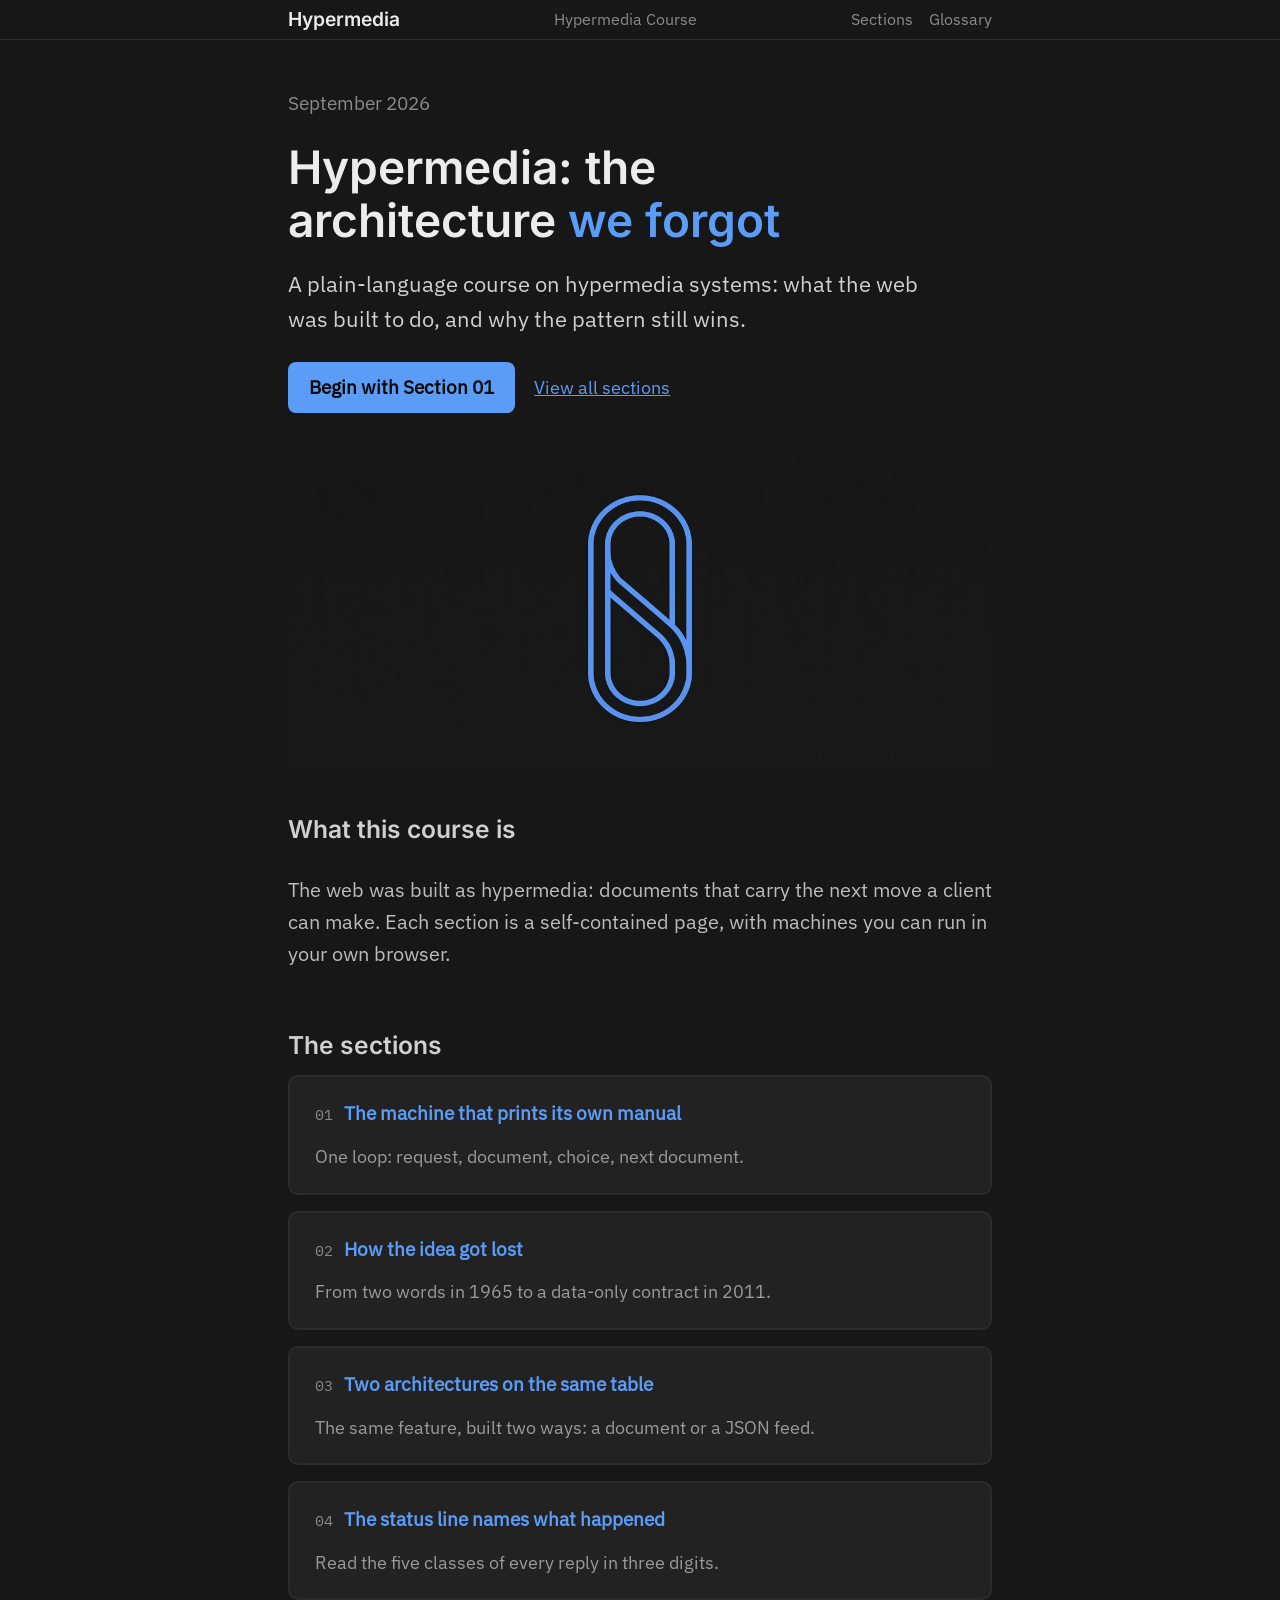
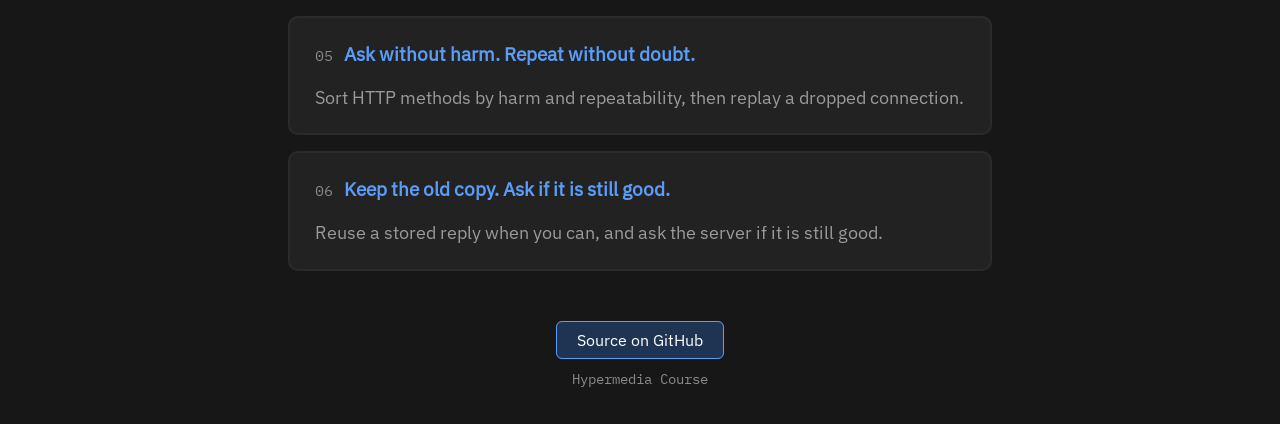
<file: index.html>
<!DOCTYPE html>
<html lang="en">
<head>
<meta charset="utf-8">
<meta name="viewport" content="width=device-width, initial-scale=1.0">
<title>Hypermedia: the architecture we forgot</title>
<meta name="description" content="A plain-language course on hypermedia systems: what the web was built to do, and why the pattern still wins.">
<link rel="canonical" href="https://muhammedanasmithadi.github.io/the-hypermedia-revival/index.html">
<meta property="og:site_name" content="Hypermedia">
<meta property="og:type" content="website">
<meta property="og:title" content="Hypermedia: the architecture we forgot">
<meta property="og:description" content="A plain-language course on hypermedia systems: what the web was built to do, and why the pattern still wins.">
<meta property="og:url" content="https://muhammedanasmithadi.github.io/the-hypermedia-revival/index.html">
<meta property="og:image" content="https://muhammedanasmithadi.github.io/the-hypermedia-revival/assets/social/hero-1200.jpg">
<meta property="og:image:width" content="1200">
<meta property="og:image:height" content="630">
<meta property="og:image:type" content="image/jpeg">
<meta property="og:image:alt" content="Hypermedia: the architecture we forgot.">
<meta name="twitter:card" content="summary_large_image">
<meta name="twitter:title" content="Hypermedia: the architecture we forgot">
<meta name="twitter:description" content="A plain-language course on hypermedia systems: what the web was built to do, and why the pattern still wins.">
<meta name="color-scheme" content="dark">
<meta name="theme-color" content="#171717">
<link rel="icon" type="image/png" href="assets/favicon-32.png">
<link rel="apple-touch-icon" href="assets/apple-touch-icon.png">
<link rel="stylesheet" href="assets/styles.css">
<link rel="preload" href="assets/fonts/plexsans-400.woff2" as="font" type="font/woff2" crossorigin>
<link rel="preload" href="assets/fonts/plexsans-400i.woff2" as="font" type="font/woff2" crossorigin>
<link rel="preload" href="assets/fonts/inter-600.woff2" as="font" type="font/woff2" crossorigin>
<link rel="preload" href="assets/fonts/plexmono-400.woff2" as="font" type="font/woff2" crossorigin>
</head>
<body>

<a class="skip-link" href="#top">Skip to content</a>

<header class="topbar">
  <div class="topbar-inner">
    <a class="brand" href="#top" aria-label="Hypermedia: back to top">Hypermedia</a>
    <span class="cur-section">Hypermedia Course</span>
    <nav class="topnav" aria-label="Site">
      <a href="lessons/index.html">Sections</a>
      <a href="glossary.html">Glossary</a>
    </nav>
  </div>
</header>

<main class="doc" id="top" tabindex="-1">

<header class="masthead">
  <p class="post-date"><time datetime="2026-09">September 2026</time></p>
  <h1>Hypermedia: the architecture <em>we forgot</em></h1>
  <p class="dek">A plain-language course on hypermedia systems: what the web was built to do, and
  why the pattern still wins.</p>
  <p class="cta-row">
    <a class="btn-primary" href="lessons/0001-the-machine-that-prints-its-own-manual.html">Begin with Section 01</a>
    <a class="btn-link" href="#sections">View all sections</a>
  </p>
</header>

<img
    class="home-hero"
    src="assets/social/hero-1200.jpg"
    srcset="assets/social/hero-640.jpg 640w, assets/social/hero-1200.jpg 1200w, assets/social/hero-2400.jpg 2400w"
    sizes="(min-width: 48rem) 44rem, 100vw"
    width="1200"
    height="630"
    alt="Hypermedia: the architecture we forgot. A cover illustration of linked documents across a network."
    decoding="async"
    fetchpriority="high">

<div class="article prose">

<h2 class="home-h2">What this course is</h2>
<p class="lede home-lede">The web was built as hypermedia: documents that carry the next move a
client can make. Each section is a self-contained page, with machines you can run in your own
browser.</p>

<h2 class="home-h2" id="sections">The sections</h2>
<nav aria-label="Course sections">
  <ul class="cards">
    <li>
      <a class="card" href="lessons/0001-the-machine-that-prints-its-own-manual.html">
        <span class="card-num">01</span>
        <span class="card-title">The machine that prints its own manual</span>
        
        <span class="card-blurb">One loop: request, document, choice, next document.</span>
      </a>
    </li>
    <li>
      <a class="card" href="lessons/0002-how-the-idea-got-lost.html">
        <span class="card-num">02</span>
        <span class="card-title">How the idea got lost</span>
        
        <span class="card-blurb">From two words in 1965 to a data-only contract in 2011.</span>
      </a>
    </li>
    <li>
      <a class="card" href="lessons/0003-two-architectures-on-the-same-table.html">
        <span class="card-num">03</span>
        <span class="card-title">Two architectures on the same table</span>
        
        <span class="card-blurb">The same feature, built two ways: a document or a JSON feed.</span>
      </a>
    </li>
    <li>
      <a class="card" href="lessons/0004-the-status-line-names-what-happened.html">
        <span class="card-num">04</span>
        <span class="card-title">The status line names what happened</span>
        
        <span class="card-blurb">Read the five classes of every reply in three digits.</span>
      </a>
    </li>
    <li>
      <a class="card" href="lessons/0005-ask-without-harm-repeat-without-doubt.html">
        <span class="card-num">05</span>
        <span class="card-title">Ask without harm. Repeat without doubt.</span>
        <span class="card-blurb">Sort HTTP methods by harm and repeatability, then replay a dropped connection.</span>
      </a>
    </li>
    <li>
      <a class="card" href="lessons/0006-keep-the-old-copy-ask-if-it-is-still-good.html">
        <span class="card-num">06</span>
        <span class="card-title">Keep the old copy. Ask if it is still good.</span>
        <span class="card-blurb">Reuse a stored reply when you can, and ask the server if it is still good.</span>
      </a>
    </li>
  </ul>
</nav>

</div>

</main>

<footer class="doc-footer">
  <p><a class="section-link" href="https://github.com/muhammedanasmithadi/the-hypermedia-revival" rel="noopener">Source on GitHub</a></p>
  <p class="closing">Hypermedia Course</p>
</footer>

</body>
</html>
</file>
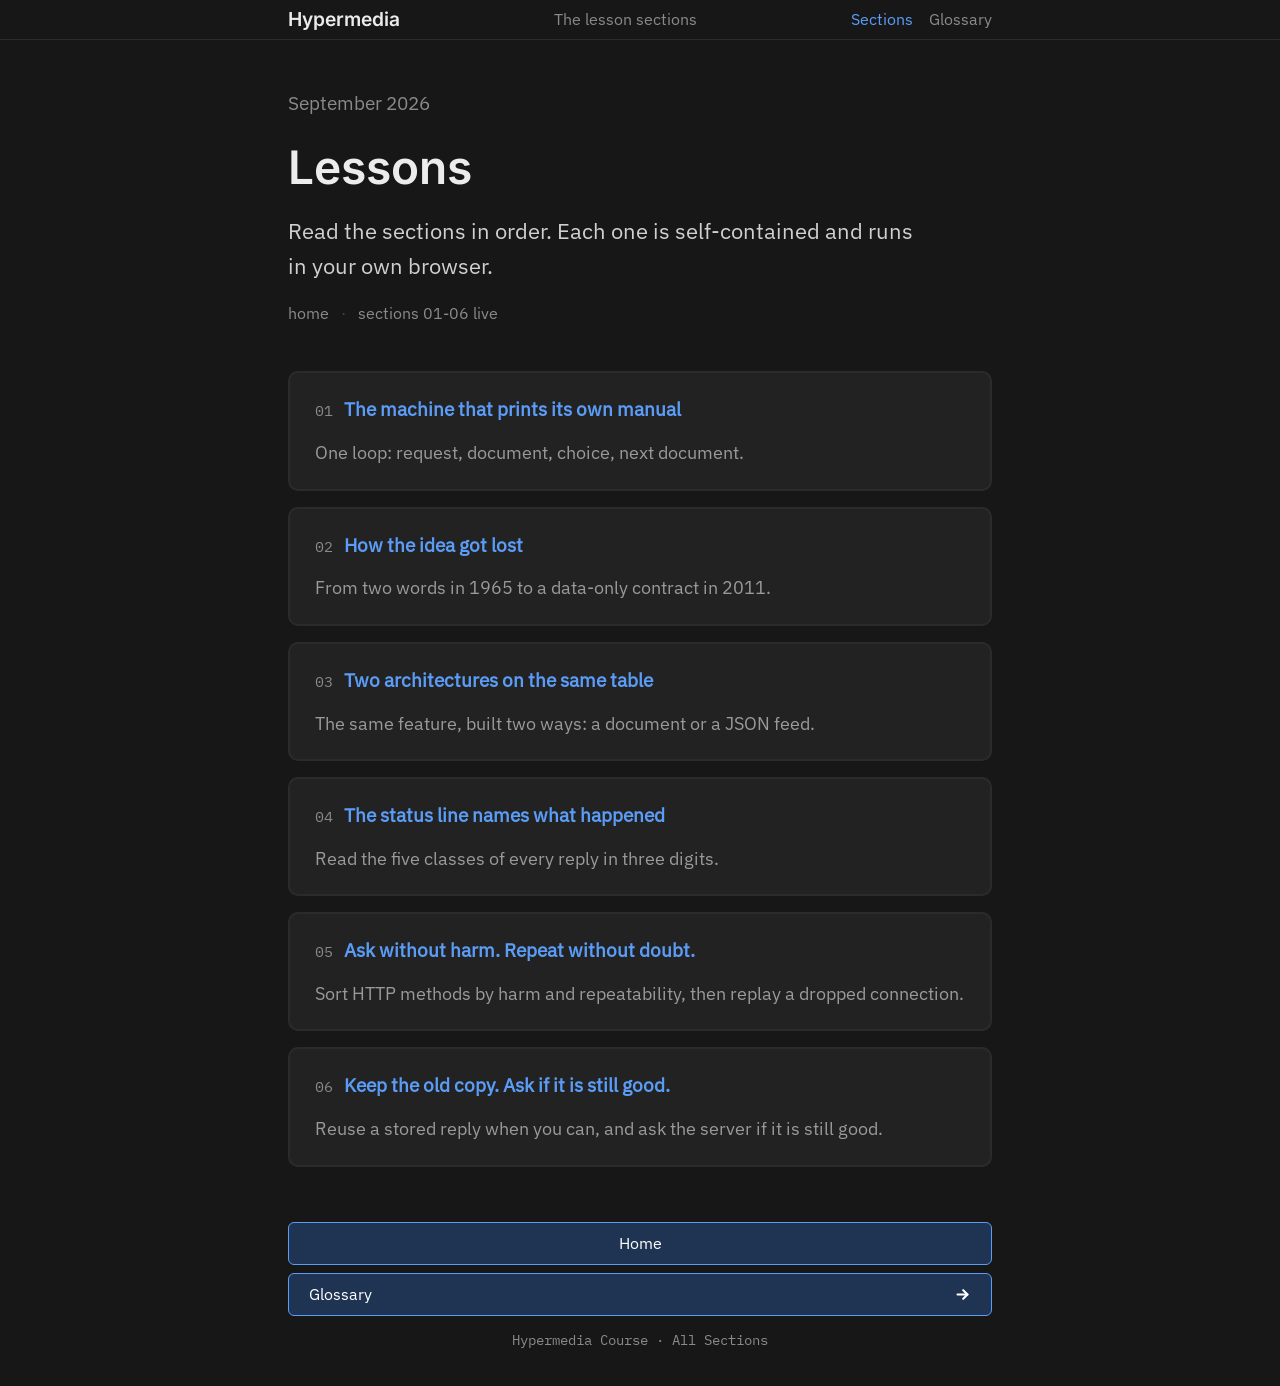
<file: lessons/index.html>
<!DOCTYPE html>
<html lang="en">
<head>
<meta charset="utf-8">
<meta name="viewport" content="width=device-width, initial-scale=1.0">
<title>Lessons · Hypermedia: the architecture we forgot</title>
<meta name="description" content="The sections of the course: read them one by one, in order.">
<link rel="canonical" href="https://muhammedanasmithadi.github.io/the-hypermedia-revival/lessons/index.html">
<meta property="og:site_name" content="Hypermedia">
<meta property="og:type" content="website">
<meta property="og:title" content="Lessons · Hypermedia: the architecture we forgot">
<meta property="og:description" content="The sections of the course: read them one by one, in order.">
<meta property="og:url" content="https://muhammedanasmithadi.github.io/the-hypermedia-revival/lessons/index.html">
<meta property="og:image" content="https://muhammedanasmithadi.github.io/the-hypermedia-revival/assets/social/hero-1200.jpg">
<meta property="og:image:width" content="1200">
<meta property="og:image:type" content="image/jpeg">
<meta property="og:image:height" content="630">
<meta property="og:image:alt" content="Lessons.">
<meta name="twitter:card" content="summary_large_image">
<meta name="color-scheme" content="dark">
<meta name="theme-color" content="#171717">
<link rel="icon" type="image/png" href="../assets/favicon-32.png">
<link rel="apple-touch-icon" href="../assets/apple-touch-icon.png">
<link rel="stylesheet" href="../assets/styles.css">
<link rel="preload" href="../assets/fonts/plexsans-400.woff2" as="font" type="font/woff2" crossorigin>
<link rel="preload" href="../assets/fonts/plexsans-400i.woff2" as="font" type="font/woff2" crossorigin>
<link rel="preload" href="../assets/fonts/inter-600.woff2" as="font" type="font/woff2" crossorigin>
<link rel="preload" href="../assets/fonts/plexmono-400.woff2" as="font" type="font/woff2" crossorigin>
</head>
<body>

<a class="skip-link" href="#top">Skip to content</a>

<header class="topbar">
  <div class="topbar-inner">
    <a class="brand" href="../index.html" aria-label="Hypermedia: home">Hypermedia</a>
    <span class="cur-section">The lesson sections</span>
    <nav class="topnav" aria-label="Site">
      <a href="index.html" aria-current="page">Sections</a>
      <a href="../glossary.html">Glossary</a>
    </nav>
  </div>
</header>

<main class="doc" id="top" tabindex="-1">

<header class="masthead">
  <p class="post-date"><time datetime="2026-09">September 2026</time></p>
  <h1>Lessons</h1>
  <p class="dek">Read the sections in order. Each one is self-contained and runs in your own
  browser.</p>
  <p class="byline">
    <span>home</span>
    <span>sections 01-06 live</span>
  </p>
</header>

<div class="article">

<nav aria-label="Lesson sections">
  <ul class="cards">
    <li>
      <a class="card" href="0001-the-machine-that-prints-its-own-manual.html">
        <span class="card-num">01</span>
        <span class="card-title">The machine that prints its own manual</span>
        <span class="card-blurb">One loop: request, document, choice, next document.</span>
      </a>
    </li>
    <li>
      <a class="card" href="0002-how-the-idea-got-lost.html">
        <span class="card-num">02</span>
        <span class="card-title">How the idea got lost</span>
        <span class="card-blurb">From two words in 1965 to a data-only contract in 2011.</span>
      </a>
    </li>
    <li>
      <a class="card" href="0003-two-architectures-on-the-same-table.html">
        <span class="card-num">03</span>
        <span class="card-title">Two architectures on the same table</span>
        <span class="card-blurb">The same feature, built two ways: a document or a JSON feed.</span>
      </a>
    </li>
    <li>
      <a class="card" href="0004-the-status-line-names-what-happened.html">
        <span class="card-num">04</span>
        <span class="card-title">The status line names what happened</span>
        <span class="card-blurb">Read the five classes of every reply in three digits.</span>
      </a>
    </li>
    <li>
      <a class="card" href="0005-ask-without-harm-repeat-without-doubt.html">
        <span class="card-num">05</span>
        <span class="card-title">Ask without harm. Repeat without doubt.</span>
        <span class="card-blurb">Sort HTTP methods by harm and repeatability, then replay a dropped connection.</span>
      </a>
    </li>
    <li>
      <a class="card" href="0006-keep-the-old-copy-ask-if-it-is-still-good.html">
        <span class="card-num">06</span>
        <span class="card-title">Keep the old copy. Ask if it is still good.</span>
        <span class="card-blurb">Reuse a stored reply when you can, and ask the server if it is still good.</span>
      </a>
    </li>
  </ul>
</nav>

</div>

</main>

<footer class="doc-footer">
  <nav class="foot-nav" aria-label="section navigation">
    <a class="section-link foot-home" href="../index.html">Home</a>
    <a class="section-link foot-right" href="../glossary.html">Glossary</a>
  </nav>
  <p class="closing">Hypermedia Course · All Sections</p>
</footer>

</body>
</html>
</file>
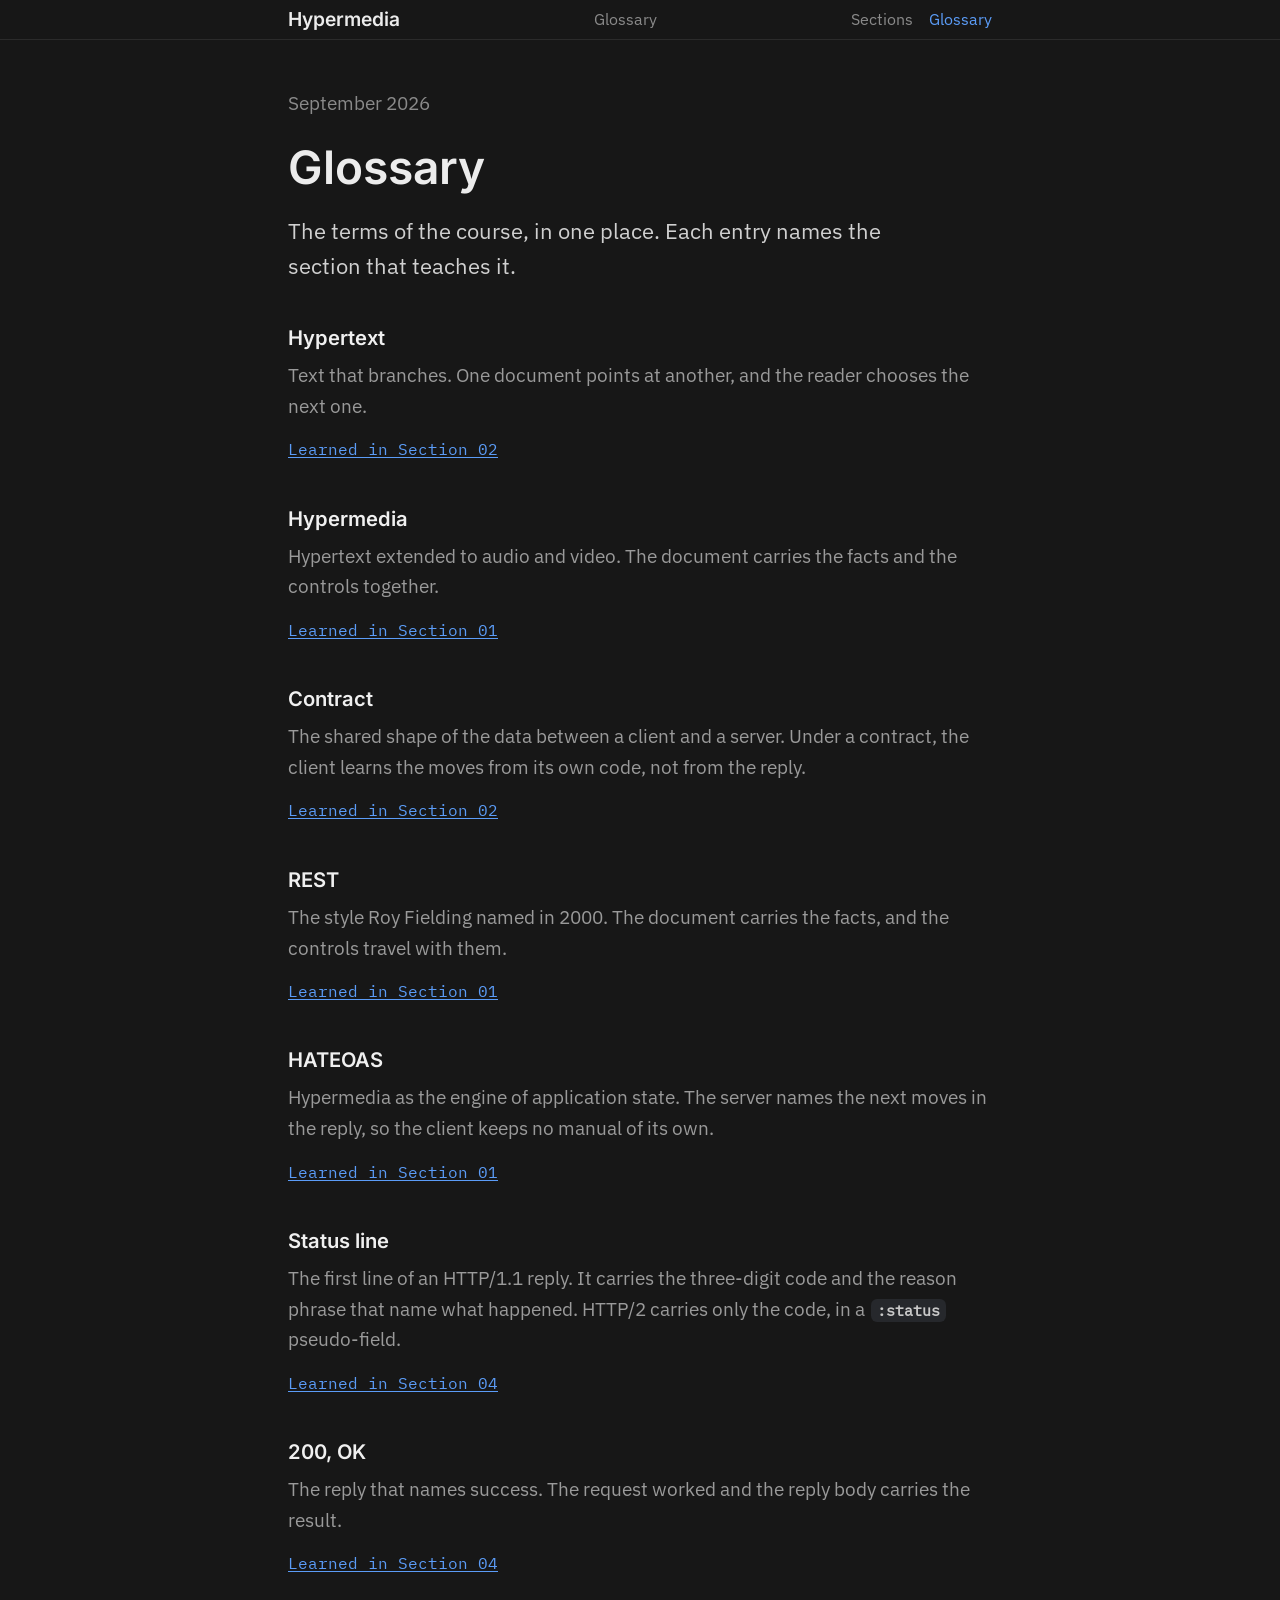
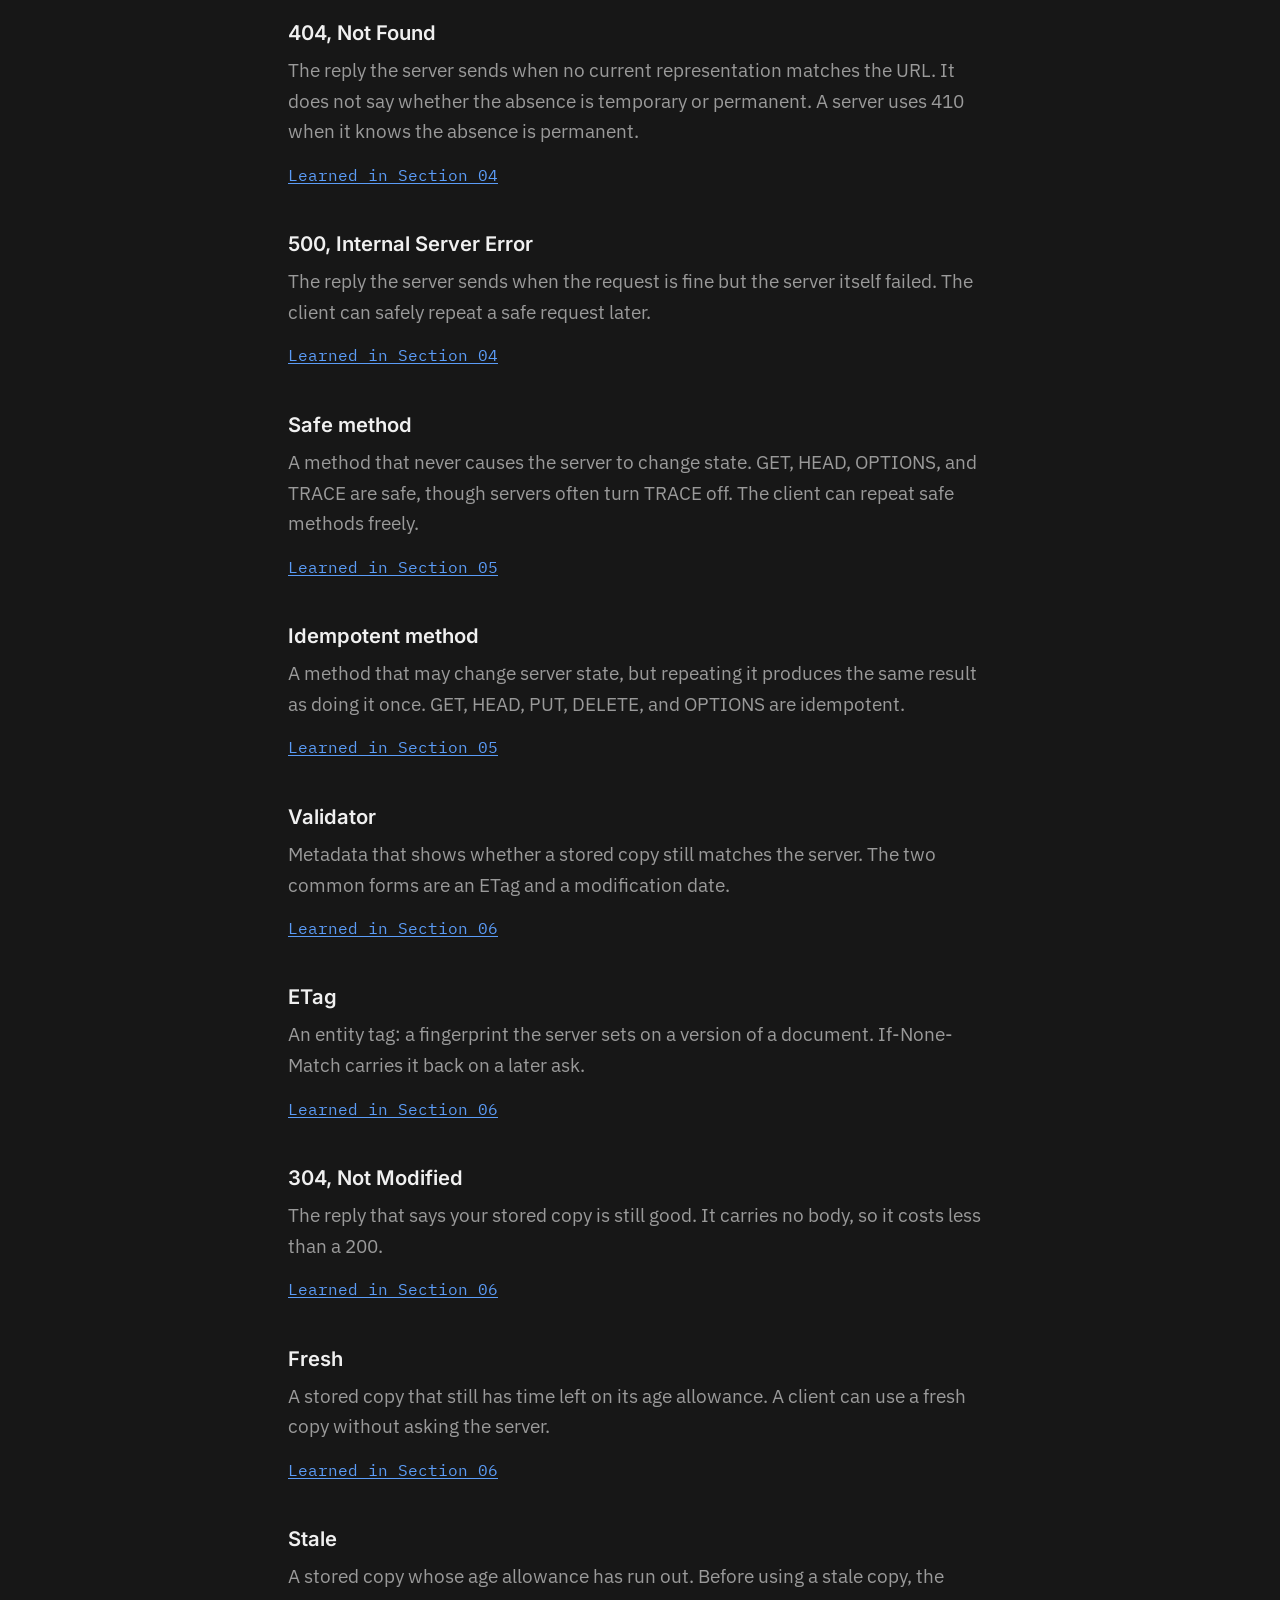
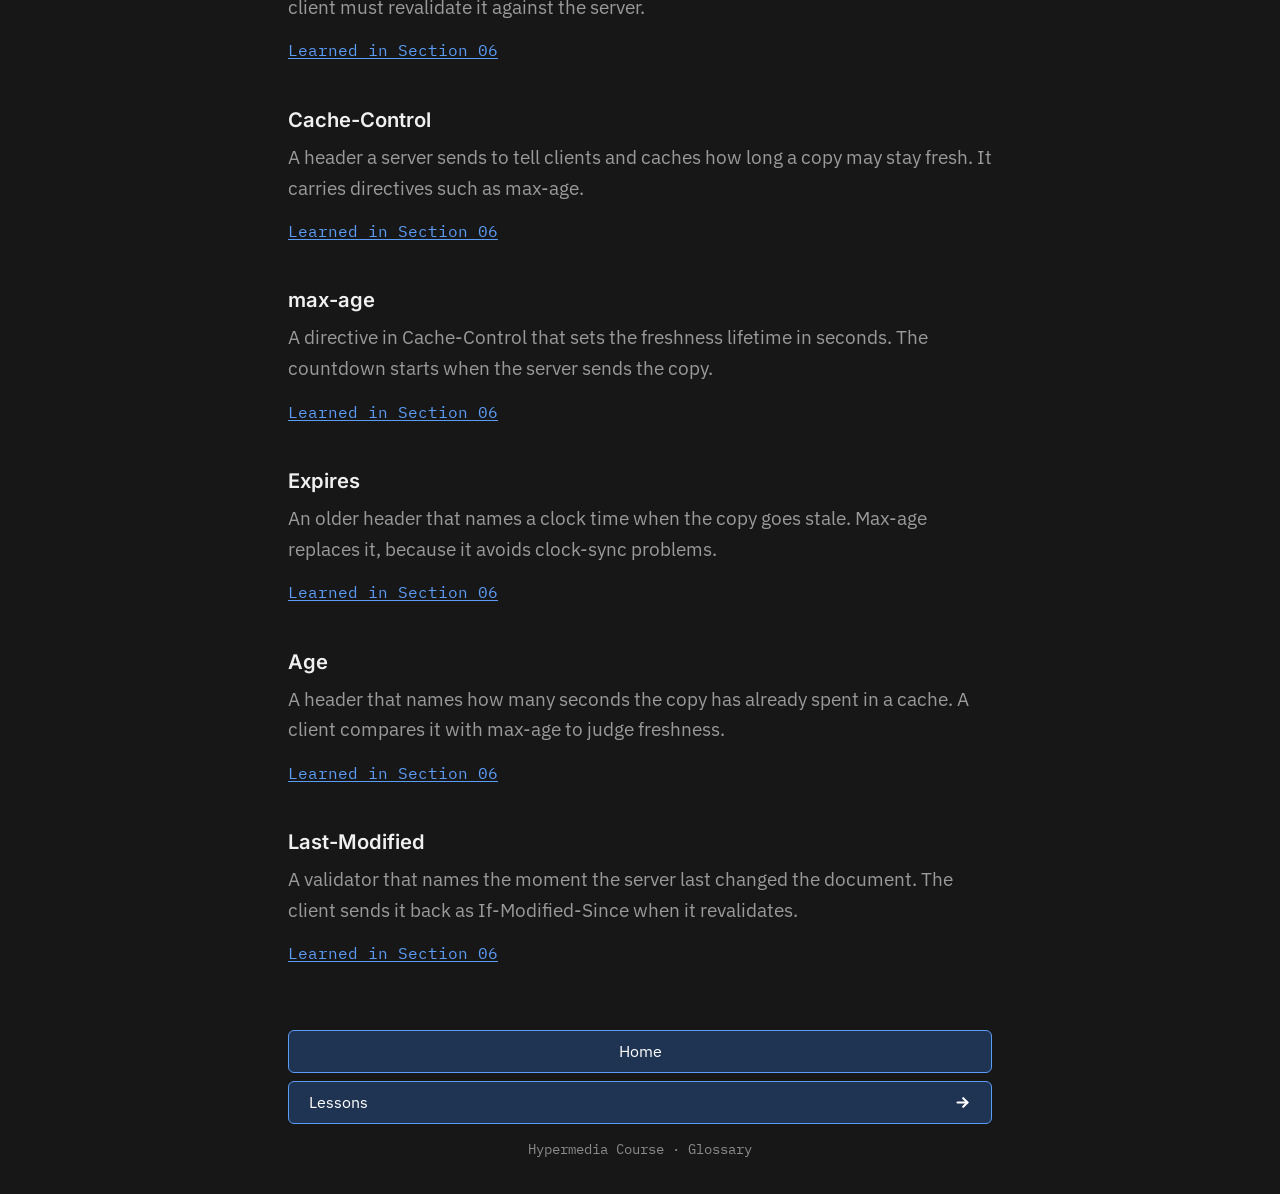
<file: glossary.html>
<!DOCTYPE html>
<html lang="en">
<head>
<meta charset="utf-8">
<meta name="viewport" content="width=device-width, initial-scale=1">
<title>Glossary · Hypermedia: the architecture we forgot</title>
<meta name="description" content="The terms of the course in one place: hypertext, hypermedia, contract, REST, HATEOAS.">
<link rel="canonical" href="https://muhammedanasmithadi.github.io/the-hypermedia-revival/glossary.html">
<meta property="og:site_name" content="Hypermedia">
<meta property="og:type" content="website">
<meta property="og:title" content="Glossary · Hypermedia: the architecture we forgot">
<meta property="og:description" content="The terms of the course in one place: hypertext, hypermedia, contract, REST, HATEOAS.">
<meta property="og:url" content="https://muhammedanasmithadi.github.io/the-hypermedia-revival/glossary.html">
<meta property="og:image" content="https://muhammedanasmithadi.github.io/the-hypermedia-revival/assets/social/hero-1200.jpg">
<meta property="og:image:width" content="1200">
<meta property="og:image:height" content="630">
<meta property="og:image:type" content="image/jpeg">
<meta property="og:image:alt" content="Glossary.">
<meta name="twitter:card" content="summary_large_image">
<meta name="color-scheme" content="dark">
<meta name="theme-color" content="#171717">
<link rel="icon" type="image/png" href="assets/favicon-32.png">
<link rel="apple-touch-icon" href="assets/apple-touch-icon.png">
<link rel="stylesheet" href="assets/styles.css">
<link rel="preload" href="assets/fonts/plexsans-400.woff2" as="font" type="font/woff2" crossorigin>
<link rel="preload" href="assets/fonts/plexsans-400i.woff2" as="font" type="font/woff2" crossorigin>
<link rel="preload" href="assets/fonts/inter-600.woff2" as="font" type="font/woff2" crossorigin>
<link rel="preload" href="assets/fonts/plexmono-400.woff2" as="font" type="font/woff2" crossorigin>
</head>
<body>

<a class="skip-link" href="#top">Skip to content</a>

<header class="topbar">
  <div class="topbar-inner">
    <a class="brand" href="index.html" aria-label="Hypermedia: home">Hypermedia</a>
    <span class="cur-section">Glossary</span>
    <nav class="topnav" aria-label="Site">
      <a href="lessons/index.html">Sections</a>
      <a href="glossary.html" aria-current="page">Glossary</a>
    </nav>
  </div>
</header>

<main class="doc" id="top" tabindex="-1">

<header class="masthead">
  <p class="post-date"><time datetime="2026-09">September 2026</time></p>
  <h1>Glossary</h1>
  <p class="dek">The terms of the course, in one place. Each entry names the section that
  teaches it.</p>
</header>

<div class="article prose">

<dl class="glossary">
  <dt id="hypertext">Hypertext</dt>
  <dd>Text that branches. One document points at another, and the reader chooses the next
    one.
    <a class="gl-term-link" href="lessons/0002-how-the-idea-got-lost.html#trace-the-idea">Learned in Section 02</a>
  </dd>

  <dt id="hypermedia">Hypermedia</dt>
  <dd>Hypertext extended to audio and video. The document carries the facts and the
    controls together.
    <a class="gl-term-link" href="lessons/0001-the-machine-that-prints-its-own-manual.html#run-the-machine">Learned in Section 01</a>
  </dd>

  <dt id="contract">Contract</dt>
  <dd>The shared shape of the data between a client and a server. Under a contract, the
    client learns the moves from its own code, not from the reply.
    <a class="gl-term-link" href="lessons/0002-how-the-idea-got-lost.html#weigh-the-reasons">Learned in Section 02</a>
  </dd>

  <dt id="rest">REST</dt>
  <dd>The style Roy Fielding named in 2000. The document carries the facts, and the
    controls travel with them.
    <a class="gl-term-link" href="lessons/0001-the-machine-that-prints-its-own-manual.html#name-the-pattern">Learned in Section 01</a>
  </dd>

  <dt id="hateoas">HATEOAS</dt>
  <dd>Hypermedia as the engine of application state. The server names the next moves in
    the reply, so the client keeps no manual of its own.
    <a class="gl-term-link" href="lessons/0001-the-machine-that-prints-its-own-manual.html#name-the-pattern">Learned in Section 01</a>
  </dd>
<dt id="status-line">Status line</dt>
  <dd>The first line of an HTTP/1.1 reply. It carries the three-digit code and
    the reason phrase that name what happened. HTTP/2 carries only the code,
    in a <code>:status</code> pseudo-field.
    <a class="gl-term-link" href="lessons/0004-the-status-line-names-what-happened.html#name-the-five-classes">Learned in Section 04</a>
  </dd>

  <dt id="status-200">200, OK</dt>
  <dd>The reply that names success. The request worked and the reply body carries
    the result.
    <a class="gl-term-link" href="lessons/0004-the-status-line-names-what-happened.html#name-the-five-classes">Learned in Section 04</a>
  </dd>

  <dt id="status-404">404, Not Found</dt>
  <dd>The reply the server sends when no current representation matches the URL. It does
    not say whether the absence is temporary or permanent. A server uses 410 when it
    knows the absence is permanent.
    <a class="gl-term-link" href="lessons/0004-the-status-line-names-what-happened.html#name-the-five-classes">Learned in Section 04</a>
  </dd>

  <dt id="status-500">500, Internal Server Error</dt>
  <dd>The reply the server sends when the request is fine but the server itself
    failed. The client can safely repeat a safe request later.
    <a class="gl-term-link" href="lessons/0004-the-status-line-names-what-happened.html#name-the-five-classes">Learned in Section 04</a>
  </dd>

  <dt id="safe-method">Safe method</dt>
  <dd>A method that never causes the server to change state. GET, HEAD,
    OPTIONS, and TRACE are safe, though servers often turn TRACE off. The
    client can repeat safe methods freely.
    <a class="gl-term-link" href="lessons/0005-ask-without-harm-repeat-without-doubt.html#sort-the-methods-by-harm">Learned in Section 05</a>
  </dd>

  <dt id="idempotent-method">Idempotent method</dt>
  <dd>A method that may change server state, but repeating it produces the same
    result as doing it once. GET, HEAD, PUT, DELETE, and OPTIONS are idempotent.
    <a class="gl-term-link" href="lessons/0005-ask-without-harm-repeat-without-doubt.html#sort-by-repeatability-too">Learned in Section 05</a>
  </dd>

  <dt id="validator">Validator</dt>
  <dd>Metadata that shows whether a stored copy still matches the server. The
    two common forms are an ETag and a modification date.
    <a class="gl-term-link" href="lessons/0006-keep-the-old-copy-ask-if-it-is-still-good.html#ask-the-fingerprint">Learned in Section 06</a>
  </dd>

  <dt id="etag">ETag</dt>
  <dd>An entity tag: a fingerprint the server sets on a version of a
    document. If-None-Match carries it back on a later ask.
    <a class="gl-term-link" href="lessons/0006-keep-the-old-copy-ask-if-it-is-still-good.html#ask-the-fingerprint">Learned in Section 06</a>
  </dd>

  <dt id="not-modified">304, Not Modified</dt>
  <dd>The reply that says your stored copy is still good. It carries no body,
    so it costs less than a 200.
    <a class="gl-term-link" href="lessons/0006-keep-the-old-copy-ask-if-it-is-still-good.html#get-304-keep-the-copy">Learned in Section 06</a>
  </dd>

  <dt id="fresh">Fresh</dt>
  <dd>A stored copy that still has time left on its age allowance. A client can
    use a fresh copy without asking the server.
    <a class="gl-term-link" href="lessons/0006-keep-the-old-copy-ask-if-it-is-still-good.html#check-the-freshness">Learned in Section 06</a>
  </dd>

  <dt id="stale">Stale</dt>
  <dd>A stored copy whose age allowance has run out. Before using a stale copy,
    the client must revalidate it against the server.
    <a class="gl-term-link" href="lessons/0006-keep-the-old-copy-ask-if-it-is-still-good.html#check-the-freshness">Learned in Section 06</a>
  </dd>

  <dt id="cache-control">Cache-Control</dt>
  <dd>A header a server sends to tell clients and caches how long a copy may
    stay fresh. It carries directives such as max-age.
    <a class="gl-term-link" href="lessons/0006-keep-the-old-copy-ask-if-it-is-still-good.html#check-the-freshness">Learned in Section 06</a>
  </dd>

  <dt id="max-age">max-age</dt>
  <dd>A directive in Cache-Control that sets the freshness lifetime in seconds.
    The countdown starts when the server sends the copy.
    <a class="gl-term-link" href="lessons/0006-keep-the-old-copy-ask-if-it-is-still-good.html#check-the-freshness">Learned in Section 06</a>
  </dd>

  <dt id="expires">Expires</dt>
  <dd>An older header that names a clock time when the copy goes stale. Max-age
    replaces it, because it avoids clock-sync problems.
    <a class="gl-term-link" href="lessons/0006-keep-the-old-copy-ask-if-it-is-still-good.html#check-the-freshness">Learned in Section 06</a>
  </dd>

  <dt id="age">Age</dt>
  <dd>A header that names how many seconds the copy has already spent in a
    cache. A client compares it with max-age to judge freshness.
    <a class="gl-term-link" href="lessons/0006-keep-the-old-copy-ask-if-it-is-still-good.html#check-the-freshness">Learned in Section 06</a>
  </dd>

  <dt id="last-modified">Last-Modified</dt>
  <dd>A validator that names the moment the server last changed the document.
    The client sends it back as If-Modified-Since when it revalidates.
    <a class="gl-term-link" href="lessons/0006-keep-the-old-copy-ask-if-it-is-still-good.html#ask-the-fingerprint">Learned in Section 06</a>
  </dd>

</dl>

</div>

</main>

<footer class="doc-footer">
  <nav class="foot-nav" aria-label="section navigation">
    <a class="section-link foot-home" href="index.html">Home</a>
    <a class="section-link foot-right" href="lessons/index.html">Lessons</a>
  </nav>
  <p class="closing">Hypermedia Course · Glossary</p>
</footer>

</body>
</html>
</file>
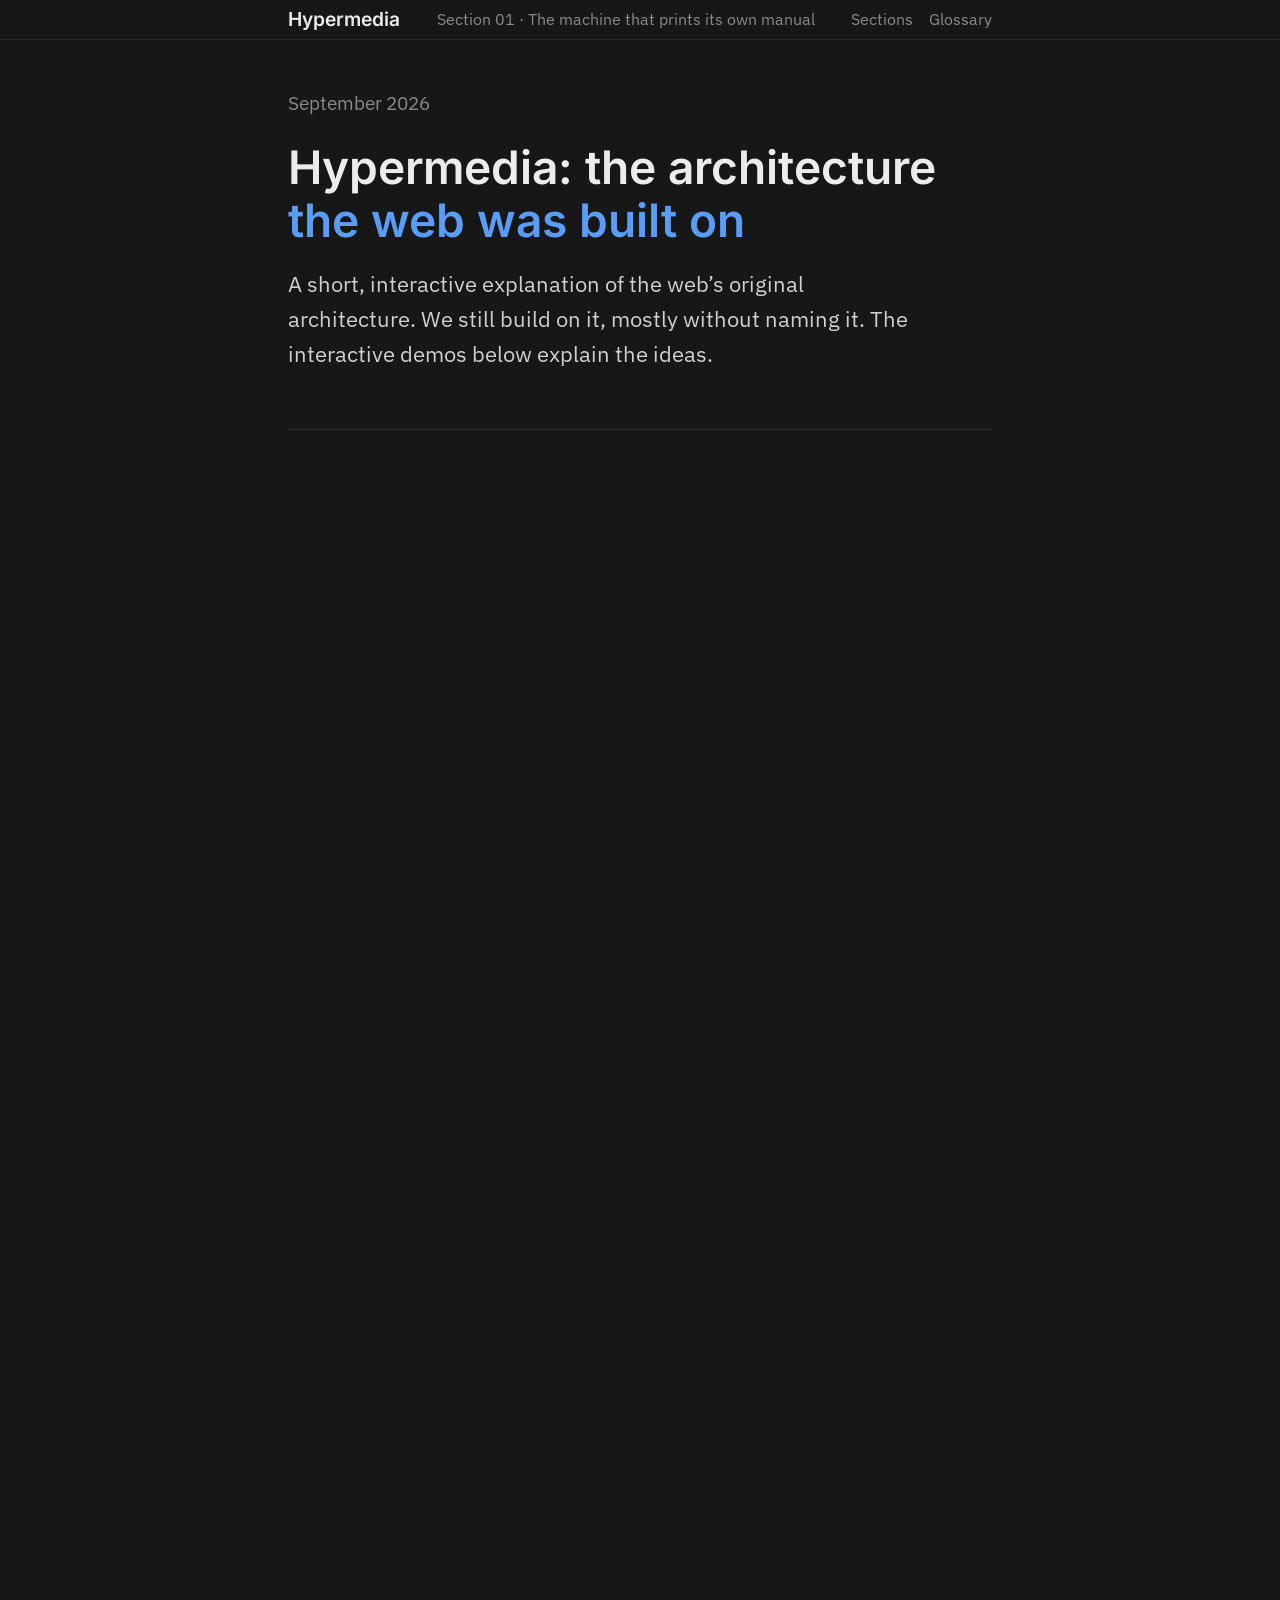
<file: lessons/0001-the-machine-that-prints-its-own-manual.html>
<!DOCTYPE html>
<html lang="en">
<head>
<meta charset="utf-8">
<meta name="viewport" content="width=device-width, initial-scale=1.0">
<meta name="color-scheme" content="dark">
<meta name="theme-color" content="#171717">
<meta name="description" content="A short, plain, interactive explanation of hypermedia: documents that carry their own controls.">
<link rel="canonical" href="https://muhammedanasmithadi.github.io/the-hypermedia-revival/lessons/0001-the-machine-that-prints-its-own-manual.html">
<meta property="og:site_name" content="Hypermedia">
<meta property="og:type" content="article">
<meta property="og:title" content="The machine that prints its own manual · Hypermedia: the architecture we forgot">
<meta property="og:description" content="A short, plain, interactive explanation of hypermedia: documents that carry their own controls.">
<meta property="og:url" content="https://muhammedanasmithadi.github.io/the-hypermedia-revival/lessons/0001-the-machine-that-prints-its-own-manual.html">
<meta property="og:image" content="https://muhammedanasmithadi.github.io/the-hypermedia-revival/assets/social/hero-1200.jpg">
<meta property="og:image:width" content="1200">
<meta property="og:image:type" content="image/jpeg">
<meta property="og:image:height" content="630">
<meta property="og:image:alt" content="The machine that prints its own manual.">
<meta name="twitter:card" content="summary_large_image">
<title>The machine that prints its own manual · Hypermedia: the architecture we forgot</title>
<link rel="icon" type="image/png" href="../assets/favicon-32.png">
<link rel="apple-touch-icon" href="../assets/apple-touch-icon.png">
<script>document.documentElement.classList.add('js');</script>
<link rel="stylesheet" href="../assets/styles.css">
<link rel="preload" href="../assets/fonts/plexsans-400.woff2" as="font" type="font/woff2" crossorigin>
<link rel="preload" href="../assets/fonts/plexsans-400i.woff2" as="font" type="font/woff2" crossorigin>
<link rel="preload" href="../assets/fonts/inter-600.woff2" as="font" type="font/woff2" crossorigin>
<link rel="preload" href="../assets/fonts/plexmono-400.woff2" as="font" type="font/woff2" crossorigin>
</head>
<body>

<a class="skip-link" href="#top">Skip to content</a>

<header class="topbar">
  <div class="topbar-inner">
    <a class="brand" href="../index.html" aria-label="Hypermedia: home">Hypermedia</a>
    <span class="cur-section" id="cur-section">Section 01 · The machine that prints its own manual</span>
    <nav class="topnav" aria-label="Site">
      <a href="index.html">Sections</a>
      <a href="../glossary.html">Glossary</a>
    </nav>
  </div>
</header>

<main class="doc" id="top" tabindex="-1">

<div class="progress" id="progress" role="progressbar" aria-label="reading progress" aria-valuemin="0" aria-valuemax="100" aria-valuenow="0"></div>

<header class="masthead">
  <p class="post-date"><time datetime="2026-09">September 2026</time></p>
  <h1>Hypermedia: the architecture <em>the web was built on</em></h1>
  <p class="dek">A short, interactive explanation of the web&rsquo;s original
  architecture. We still build on it, mostly without naming it. The interactive demos
  below explain the ideas.</p>
</header>

<div class="article">

<section id="the-machine-that-prints-its-own-manual" class="section">

  <div class="section-head">
    <p class="kicker">Section 01</p>
    <h2><a href="#the-machine-that-prints-its-own-manual" class="hanchor">The machine that prints its own manual</a>
    </h2>
  </div>

  <div class="prose">
    <h3 id="run-the-machine"><a href="#run-the-machine" class="hanchor">Run the machine</a>
    </h3>

    <p class="lede">Sooner or later you meet a machine you have never used: a card
    payment terminal at a supermarket checkout. There is no manual, no training, and you
    have no intention of using either. You read the screen instead. This section gives
    the pattern a name, a loop, and an architect.</p>

    <p>You insert the card and tap the screen. The terminal shows the moves it can
    keep at that moment and refuses a choice it cannot honour. Choose a move, and the
    next screen shows the moves that remain. It never shows the full manual at once.</p>

    <p>You already know this pattern. You've spent years on websites that behave
    exactly this way, and you may never have given them a name. Use the terminal below
    before we give one.</p>
  </div>

  <div class="widget-panel kiosk reveal" id="kiosk" role="group" aria-label="A small terminal that changes its options as you act">
    <noscript>This interactive demo needs JavaScript. The prose above carries the idea without it.</noscript>
    <div class="kiosk-head">
      <span>terminal · training unit</span>
      <span class="k-now" id="kiosk-state-label">welcome</span>
    </div>
    <div class="kiosk-screen">
      <div class="k-title" id="kiosk-title">Card payment terminal</div>
      <div class="k-msg" id="kiosk-msg">This little machine shows you the moves of the moment, and refuses a choice it cannot keep.</div>
      <div class="k-note" id="kiosk-note" aria-live="polite"></div>
    </div>
    <div class="kiosk-keys" id="kiosk-keys"></div>
    <div class="kiosk-meta">
      <span class="kiosk-balance" id="kiosk-balance" aria-live="polite">balance: $40</span>
      <button class="kiosk-reset" type="button" id="kiosk-reset">Start over</button>
    </div>
  </div>

  <div class="prose">
    <p>The terminal holds the rules. You do not. It shows cash-out options only after
    it knows your balance. Deposit ten dollars, and the menu changes; an option it
    refused before now appears. The terminal prints its own manual one screen at a time. It prints each page
    only when you can act on it.</p>

    <p>Keep this as the first rule of the course: operate the machine before you
    define it. You have run the machine. Wait until the definition. It reads faster after
    the run.</p>

    <p>The web is the same machine, run at a distance. A website is a server with a
    screen you hold. When it answers, the reply carries <strong>both</strong> the
    facts and the actions in one body: the balance and the buttons.</p>

    <p>You might wonder why the machine keeps its options hidden. It hides them
    because the state decides what you may do. A balance of forty dollars has no fifty
    dollar rule. The same logic now travels across a network.</p>

    <h3 id="choose-a-reply"><a href="#choose-a-reply" class="hanchor">Choose a reply</a>
    </h3>

    <p>Before the experiment, make a guess. The server knows your balance:
    forty dollars. One reply carries the fact alone. One carries the fact and the
    buttons. Which one can you use without instructions? Choose a reply type, then
    compare the two.</p>
  </div>

  <div class="widget-panel experiment reveal" id="exp" role="group" aria-label="Experiment: choose a reply type and ask a server for your balance">
    <noscript>This interactive demo needs JavaScript. The prose above carries the idea without it.</noscript>
    <div class="x-bar">
      <span class="x-reqline" id="x-reqline">GET <a href="#exp">/account/balance</a></span>
      <span class="x-reqnote" id="x-reqnote" aria-live="polite"></span>
      <span class="x-mode" role="group" aria-label="Reply mode">
        <button class="x-mode-btn on" data-mode="json" type="button" aria-pressed="true">JSON</button>
        <button class="x-mode-btn" data-mode="html" type="button" aria-pressed="false">HTML</button>
      </span>
    </div>
    <div class="x-body" id="x-body"></div>
  </div>

  <div class="prose">
    <p>Both replies carry the same fact: forty dollars. You can switch between them
    at any time. Only one arrives with its own controls. That reply is a
    <strong>document</strong>. The word for documents like this one is
    <strong>hypermedia</strong>.</p>

    <p>The number beside the request line ended the same way each time: 200 OK. Two
    hundred means the document reached you whole. That switch was one turn of the loop
    the course names below. You do not need the other numbers yet; Section 04 names
    them.</p>

  </div>

  <div class="do-now" role="note" aria-label="Try it now: view the source and the requests">
    <p class="dn-kicker">Try it now</p>
    <p>Press <kbd>Ctrl+U</kbd> (or <kbd>Cmd+Option+U</kbd> in Chrome and Safari;
    <kbd>Cmd+U</kbd> in Firefox) to view this page&rsquo;s
    source. The HTML, HyperText Markup Language, tab that opens is this whole
    document in plain text. The links and buttons the author typed in appear there as small
    tags. The demos create the rest of their controls while they run. Do not read it. The
    document describes itself. Then open DevTools with <kbd>Ctrl+Shift+I</kbd> (or
    <kbd>Cmd+Option+I</kbd>), choose the Network tab, and reload this page. The
    requests appear, one document and its assets at a time. That list is the loop,
    running on this page. Close DevTools once you have seen it.</p>
  </div>

  <div class="prose">
    <h3 id="name-the-pattern"><a href="#name-the-pattern" class="hanchor">Name the pattern</a>
    </h3>

    <p>Define the term once, while both replies stay on screen. A hypermedia
    system sends <strong>information and controls together, in one document</strong>.
    The document teaches you what to do through the buttons it carries. The controls
    are links, buttons, and forms. The industry calls controls that drive the
    application forward HATEOAS: hypermedia as the engine of application state.</p>

    <p>Say that definition back to yourself in two sentences, before you read on.</p>

    <p>You don't need to memorize the acronym yet. You used the idea the moment you read
    the terminal and the experiment. The name will keep appearing through the course.
    What matters is the shape: the controls ride with the facts.</p>

    <p>Now consider the other reply, the raw JSON, JavaScript Object Notation, reply that carries one
    fact and no controls. To use it, the <em>client</em> must already know the moves.
    The moves come from a
    spec or from a conversation no one wrote down. The manual has moved off the document and
    into the receiving code. It stays there until someone changes the code.</p>

    <p>Browse a GitHub repository and you hold documents with buttons. Ask its API,
    Application Programming Interface, and you get JSON.</p>

    <p>If your balance changes at midnight, which client survives? The one that reads
    documents survives, because it does what the next page offers. The JSON client must
    be told again, rebuilt, and shipped. You have seen both cases now: the terminal
    changed its menu, and the server changed its reply.</p>
  </div>

  <div class="prose">
    <p>The machine that prints its own manual has a name and an architect. Roy Fielding
    described it in his doctoral dissertation in 2000, and again in 2008. By then the
    industry had borrowed his word REST, Representational State Transfer, and attached it to a different machine.</p>

    <p>Here is his definition, in his own words. You have already performed it twice,
    in the terminal, and in the experiment.</p>
  </div>

  <figure class="figure-quote reveal" aria-label="Quote from Roy Fielding">
    <blockquote cite="https://roy.gbiv.com/untangled/2008/rest-apis-must-be-hypertext-driven#comment-718">
      <p>When I say hypertext, I mean the simultaneous presentation of information and controls such that
        the information becomes the affordance through which the user (or automaton)
        obtains choices and selects actions.</p>
    </blockquote>
    <figcaption>
      <span class="who">Roy Fielding</span> in a comment on
      <cite>REST APIs must be hypertext-driven</cite> (2008) ·
      <a href="https://roy.gbiv.com/untangled/2008/rest-apis-must-be-hypertext-driven#comment-718" rel="noopener">read the comment</a>
    </figcaption>
  </figure>

  <div class="prose">
    <p>He defines hypertext, not hypermedia. Hypermedia is the same idea with audio and
    video in the mix. Most working systems drop the distinction, and this page does
    too.</p>
  </div>

  <div class="prose">
    <h3 id="read-the-source"><a href="#read-the-source" class="hanchor">Read the source</a>
    </h3>

    <p>Consider the source link above. It is a control inside the very document that is
    explaining controls to you. The page demonstrates its own subject. Its quote carries
    its own next move. Here is the markup behind it:</p>
  </div>

  <figure class="code-block reveal">
    <figcaption class="code-title"><span>the markup behind the quote</span><span class="code-lang">html</span></figcaption>
    <pre tabindex="0" role="region" aria-label="the markup behind the quote"><code><span class="tok-k">&lt;figure</span> <span class="tok-a">class</span>=<span class="tok-s">"figure-quote"</span><span class="tok-k">&gt;</span>
  <span class="tok-k">&lt;blockquote</span> <span class="tok-a">cite</span>=<span class="tok-s">"https://roy.gbiv.com/untangled/2008/rest-apis-must-be-hypertext-driven#comment-718"</span><span class="tok-k">&gt;</span>
    <span class="tok-k">&lt;p&gt;</span>When I say hypertext, I mean the simultaneous presentation of information and controls…<span class="tok-k">&lt;/p&gt;</span>
  <span class="tok-k">&lt;/blockquote&gt;</span>
  <span class="tok-k">&lt;figcaption&gt;</span>Roy Fielding in a comment on <span class="tok-k">&lt;cite&gt;</span>REST APIs must be hypertext-driven<span class="tok-k">&lt;/cite&gt;</span> (2008)<span class="tok-k">&lt;/figcaption&gt;</span>
<span class="tok-k">&lt;/figure&gt;</span></code></pre>
  </figure>

  <div class="prose">
    <p>One link tells the browser what it may do next. No manual is required. The document
    knows its own controls, by construction.</p>

    <p>Count the plain controls on this page: the section anchor, the GET /account/balance
    line above, the source link. The browser resolves each one by itself. The page runs no custom
    code for these controls. That is the whole job.</p>

  </div>

  <div class="prose">
    <p>The Network tab you opened earlier listed this page as one request. The browser
    built that request the moment you opened the page. Here is the line it sent, in the
    HTTP/1.1 wire format:</p>
  </div>

  <figure class="code-block reveal">
    <figcaption class="code-title"><span>the request that carried this page</span><span class="code-lang">http</span></figcaption>
    <pre tabindex="0" role="region" aria-label="the request that carried this page"><code>GET /the-hypermedia-revival/lessons/0001-the-machine-that-prints-its-own-manual.html HTTP/1.1
Host: muhammedanasmithadi.github.io</code></pre>
  </figure>

  <div class="prose">
    <p>GET says one word: ask for. It asks the host for the document at the path. That
    line is the first step of the loop, written down. Some sites now speak HTTP/2,
    which sends the method and path as pseudo-fields named <code>:method</code> and <code>:path</code>,
    not as a text line. This course
    prints HTTP/1.1 wire text because it reads clearly by hand.</p>
  </div>

  <div class="prose">
    <h3 id="watch-the-loop"><a href="#watch-the-loop" class="hanchor">Watch the loop</a>
    </h3>

    <p>Now consider the wider view: everything a hypermedia application does is one
    loop, repeating. Read the loop as a sentence, then step through it.</p>
  </div>

  <div class="loop reveal" id="loop" role="group" aria-label="The hypermedia loop, one step at a time">
    <noscript>
      <p class="widget-noscript">Static view: the loop is fixed here. Enable JavaScript to watch it run.</p>
    </noscript>
    <div class="loop-steps" id="loop-steps">
      <div class="loop-step on" tabindex="0"><div class="ls-t">Request</div><div class="ls-s">user picks a control</div></div>
      <div class="loop-arrow" aria-hidden="true"></div>
      <div class="loop-step" tabindex="0"><div class="ls-t">Document</div><div class="ls-s">facts + controls</div></div>
      <div class="loop-arrow" aria-hidden="true"></div>
      <div class="loop-step" tabindex="0"><div class="ls-t">Choice</div><div class="ls-s">user selects a move</div></div>
      <div class="loop-arrow" aria-hidden="true"></div>
      <div class="loop-step" tabindex="0"><div class="ls-t">Next document</div><div class="ls-s">server advances state</div></div>
    </div>
    <div class="loop-caption" id="loop-caption" aria-live="polite">The user clicks a link or a button. The browser turns that control into a request to the server.</div>
    <div class="loop-controls">
      <div class="loop-beats" id="loop-beats" aria-hidden="true">
        <span class="loop-beat"></span><span class="loop-beat"></span><span class="loop-beat"></span><span class="loop-beat"></span>
      </div>
    </div>
  </div>

  <div class="prose">
    <p>Request. Document. Choice. Next document. The machine advances its state only
    when it answers you, and nothing else drives a hypermedia application.</p>

  </div>

  <div class="recap" role="group" aria-label="Section recap">
    <p class="recap-title">The section, in review</p>
    <p class="recap-intro">Review the section in four points.</p>
    <ol>
      <li>One document delivers facts and controls in a single body.</li>
      <li>A picked control becomes a request; the browser asks the server.</li>
      <li>The server reads state and answers with a fresh document.</li>
      <li>The loop repeats, and nothing else drives a hypermedia application.</li>
    </ol>
  </div>

  <div class="prose">
    <p>Three ideas carry through the rest of this document.</p>
  </div>

  <div class="takeaways reveal">
    <div class="takeaway">
      <span class="num">01</span>
      <strong>The document is the point of contact.</strong>
      The server delivers the interface; the client never rebuilds it.
    </div>
    <div class="takeaway">
      <span class="num">02</span>
      <strong>The server is the logical center.</strong>
      State becomes options; the client renders.
    </div>
    <div class="takeaway">
      <span class="num">03</span>
      <strong>The manual rides along.</strong>
      The client fetches and follows; it never guesses.
    </div>
  </div>

  <div class="self-check" role="group" aria-label="Check yourself before you move on">
    <p class="sc-title">Check yourself</p>
    <p>Three questions follow. Answer each one before you open it.</p>
    <details class="sc-item">
      <summary>A stranger&rsquo;s page offers buttons you have never used. What lets you
      act without calling anyone for help?</summary>
      <p>The document arrives with its own controls, so the page teaches you the next
      move. You read the buttons, and you act.</p>
    </details>
    <details class="sc-item">
      <summary>You deposit money, and the menu grows a new button. Who decided that
      button exists: the device in your hand, or the machine on the network?</summary>
      <p>The machine on the network. Its state sets the rules, and the document it sends
      carries the new button. Your device only renders it.</p>
    </details>
    <details class="sc-item">
      <summary>Say the loop that drives a hypermedia application, in your own words.</summary>
      <p>Request, document, choice, next document. Every click sends a request and gets
      a fresh document back.</p>
    </details>
  </div>

  <div class="prose">
    <p>This is a choice, not a law. Most software today answers with JSON and rebuilds
    its own interface in the browser. It works, at the price of a client that developers must
    rewrite and ship whenever the rules change. The same trade-off
    buys offline apps and richer interactivity.</p>

    <p>So here is the question at the center of this document: the web shipped with
    documents and controls built in. Why did our industry spend a decade sending data
    instead of controls?</p>

    <p>That is <a href="0002-how-the-idea-got-lost.html">Section 02</a>: where the idea came from, and how it got lost.</p>

    <p>The companion book <a href="https://hypermedia.systems" rel="noopener">hypermedia.systems</a>,
    by Carson Gross, Adam Stepinski, and Deniz Akşimşek, continues this section.</p>

    <section class="sources">
      <h3 id="sources"><a href="#sources" class="hanchor">Sources</a>
      </h3>
      <ul>
        <li>Roy Fielding, <a rel="noopener" href="https://ics.uci.edu/~fielding/pubs/dissertation/rest_arch_style.htm">&ldquo;Architectural Styles and the Design of Network-based Software Architectures&rdquo;</a> (2000), doctoral dissertation, chapter 5.</li>
        <li>Roy Fielding, <a rel="noopener" href="https://roy.gbiv.com/untangled/2008/rest-apis-must-be-hypertext-driven">&ldquo;REST APIs Must Be Hypertext-Driven&rdquo;</a> (2008).</li>
      </ul>
    </section>
  </div>

</section>

</div>

</main>

<footer class="doc-footer">
  <nav class="foot-nav" aria-label="section navigation">
    <a class="section-link foot-home" href="../index.html">Home</a>
    <a class="section-link foot-right" href="0002-how-the-idea-got-lost.html"><span class="foot-num">02</span>How the idea got lost</a>
  </nav>
  <p class="closing">Hypermedia Course · Section 1 of 6</p>
</footer>

<script type="module" src="../assets/js/widget-0001.js"></script>
</body>
</html>
</file>
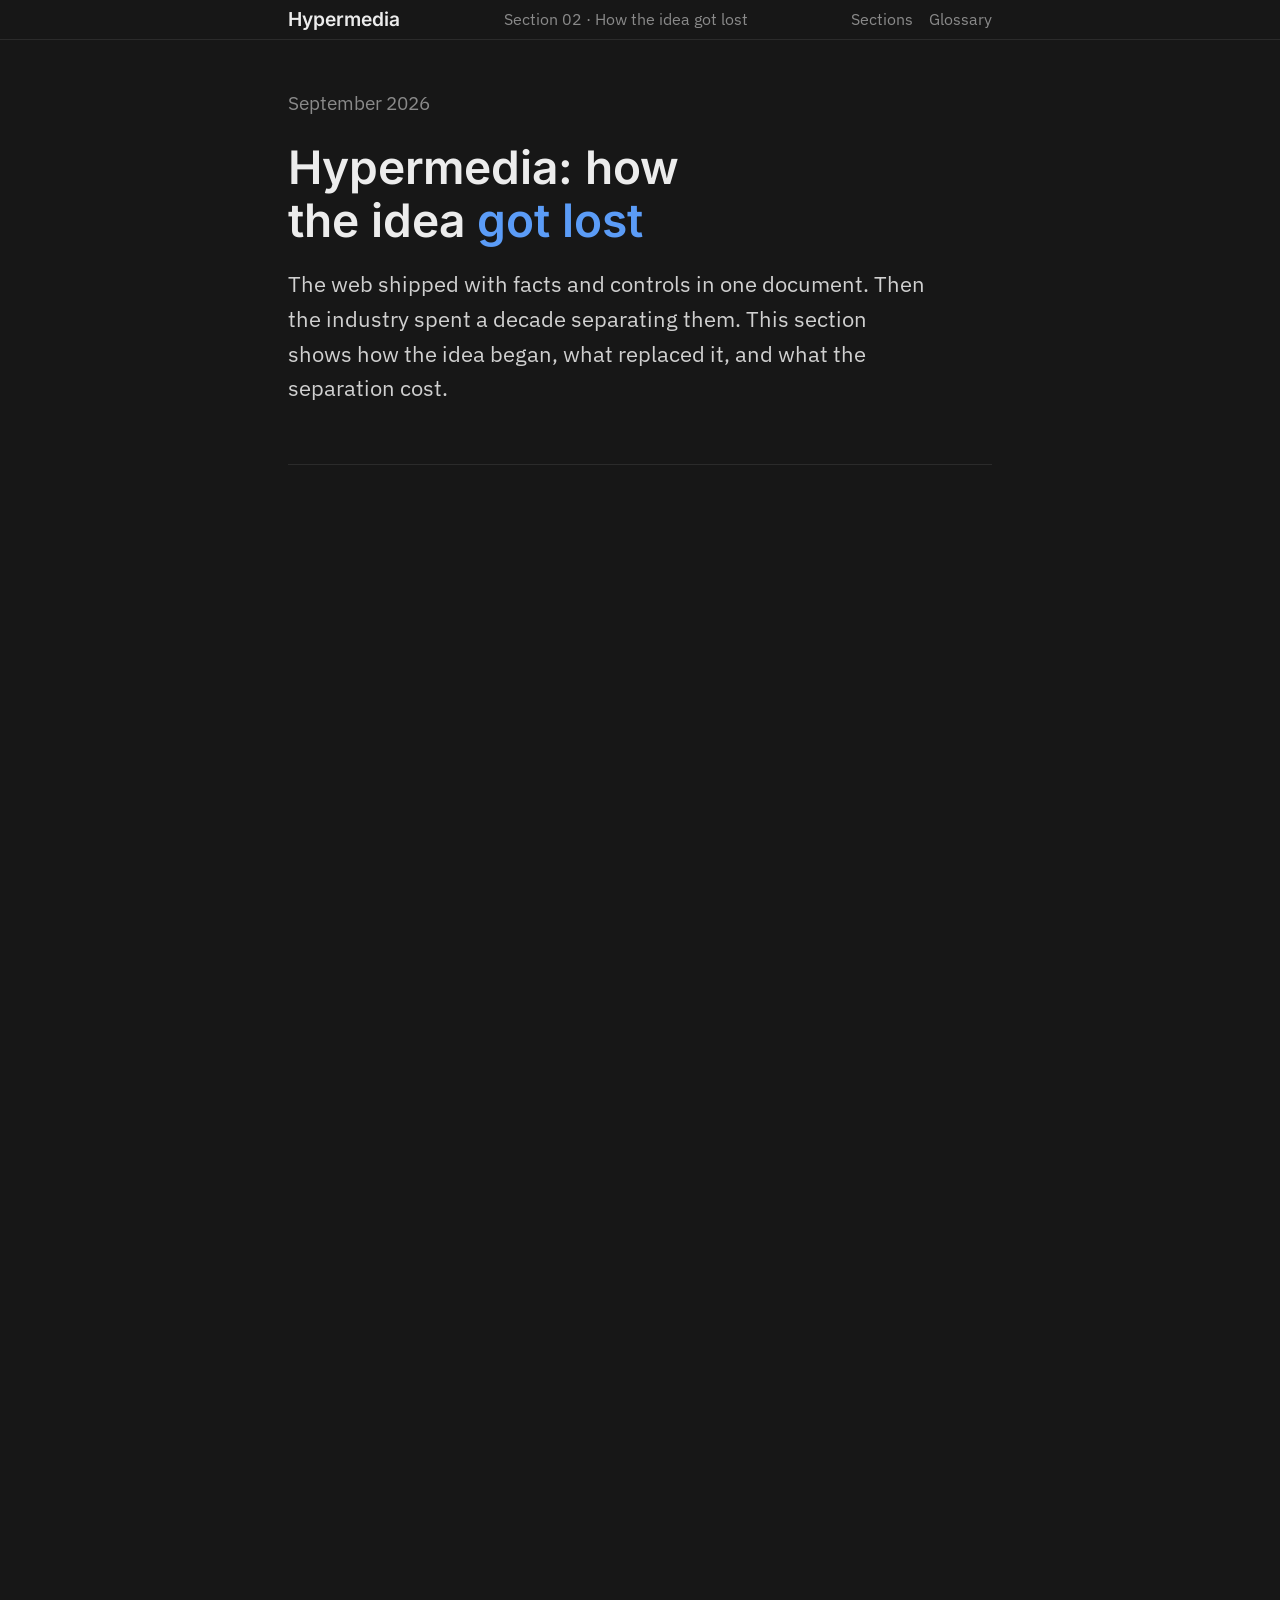
<file: lessons/0002-how-the-idea-got-lost.html>
<!DOCTYPE html>
<html lang="en">
<head>
<meta charset="utf-8">
<meta name="viewport" content="width=device-width, initial-scale=1.0">
<meta name="color-scheme" content="dark">
<meta name="theme-color" content="#171717">
<meta name="description" content="How hypermedia began, and how industry replaced it with data-only APIs. Section 02 tells both sides of the story.">
<link rel="canonical" href="https://muhammedanasmithadi.github.io/the-hypermedia-revival/lessons/0002-how-the-idea-got-lost.html">
<meta property="og:site_name" content="Hypermedia">
<meta property="og:type" content="article">
<meta property="og:title" content="How the idea got lost · Hypermedia: the architecture we forgot">
<meta property="og:description" content="How hypermedia began, and how industry replaced it with data-only APIs. Section 02 tells both sides of the story.">
<meta property="og:url" content="https://muhammedanasmithadi.github.io/the-hypermedia-revival/lessons/0002-how-the-idea-got-lost.html">
<meta property="og:image" content="https://muhammedanasmithadi.github.io/the-hypermedia-revival/assets/social/hero-1200.jpg">
<meta property="og:image:width" content="1200">
<meta property="og:image:type" content="image/jpeg">
<meta property="og:image:height" content="630">
<meta property="og:image:alt" content="How the idea got lost.">
<meta name="twitter:card" content="summary_large_image">
<title>How the idea got lost · Hypermedia: the architecture we forgot</title>
<link rel="icon" type="image/png" href="../assets/favicon-32.png">
<link rel="apple-touch-icon" href="../assets/apple-touch-icon.png">
<script>document.documentElement.classList.add('js');</script>
<link rel="stylesheet" href="../assets/styles.css">
<link rel="preload" href="../assets/fonts/plexsans-400.woff2" as="font" type="font/woff2" crossorigin>
<link rel="preload" href="../assets/fonts/plexsans-400i.woff2" as="font" type="font/woff2" crossorigin>
<link rel="preload" href="../assets/fonts/inter-600.woff2" as="font" type="font/woff2" crossorigin>
<link rel="preload" href="../assets/fonts/plexmono-400.woff2" as="font" type="font/woff2" crossorigin>
</head>
<body>

<a class="skip-link" href="#top">Skip to content</a>

<header class="topbar">
  <div class="topbar-inner">
    <a class="brand" href="../index.html" aria-label="Hypermedia: home">Hypermedia</a>
    <span class="cur-section" id="cur-section">Section 02 · How the idea got lost</span>
    <nav class="topnav" aria-label="Site">
      <a href="index.html">Sections</a>
      <a href="../glossary.html">Glossary</a>
    </nav>
  </div>
</header>

<main class="doc" id="top" tabindex="-1">

<div class="progress" id="progress" role="progressbar" aria-label="reading progress" aria-valuemin="0" aria-valuemax="100" aria-valuenow="0"></div>

<header class="masthead">
  <p class="post-date"><time datetime="2026-09">September 2026</time></p>
  <h1>Hypermedia: how the idea <em>got lost</em></h1>
  <p class="dek">The web shipped with facts and controls in one document. Then the
  industry spent a decade separating them. This section shows how the idea began,
  what replaced it, and what the separation cost.</p>
</header>

<div class="article">

<section id="how-the-idea-got-lost" class="section">

  <div class="section-head">
    <p class="kicker">Section 02</p>
    <h2><a href="#how-the-idea-got-lost" class="hanchor">How the idea got lost</a>
    </h2>
  </div>

  <div class="prose">
    <p class="lede">The loop you saw in <a href="0001-the-machine-that-prints-its-own-manual.html#watch-the-loop">Section 01</a> has a history. Ted Nelson described
    hypertext in 1965. Roy Fielding named the style REST, Representational State
    Transfer, in 2000. By 2011, teams
    were moving to data contracts. The shift took decades, and it happened one request at
    a time. This section traces the arc, weighs the reasons, and names the cost.</p>

    <details class="recall">
      <summary>Before you read on, can you name the loop in four words?</summary>
      <p>Request. Document. Choice. Next document.</p>
    </details>

    <h3 id="trace-the-idea"><a href="#trace-the-idea" class="hanchor">Trace the idea</a>
    </h3>

    <p>In 1965, Ted Nelson coined two words: hypertext and hypermedia. Hypertext means
    text that branches. Hypermedia extends the same idea to audio and video. Both words
    describe the same mechanism: documents that point at other documents. It took
    twenty-four years for the idea to reach the form that stuck. That form was linked
    documents with their controls, on a network nobody owned.</p>

    <p>In 1989, Tim Berners-Lee built that form. He proposed the idea in a document at CERN,
    then built it. The result was linked documents, read by a client no one owned. Those documents
    carried both facts and controls. That mix is the part the industry later lost.</p>

    <p>In 2000, Roy Fielding named the style in his doctoral dissertation: REST.
    You met his words in <a href="0001-the-machine-that-prints-its-own-manual.html#name-the-pattern">Section 01</a>. One part is often missed: the controls must travel
    with the facts. Without that, the architecture is not REST.</p>
  </div>

  <div class="prose">
    <p>Each step in the timeline shows who holds the next move.</p>
  </div>

  <div class="timeline-widget reveal" id="timeline" role="group" aria-label="The arc: from two words in 1965 to a data-only contract in 2011">
    <noscript>
      <p class="widget-noscript">Static view: all beats are shown. Enable JavaScript to watch the years pass.</p>
    </noscript>
    <ol class="timeline">
      <li tabindex="0">
        <span class="t-dot" aria-hidden="true"></span>
        <span class="t-body">
          <span class="t-year">1965</span>
          <span class="t-line"><strong>Nelson names it</strong><span class="t-note">Two words: hypertext, and the same idea with audio and video.</span></span>
        </span>
      </li>
      <li tabindex="0">
        <span class="t-dot" aria-hidden="true"></span>
        <span class="t-body">
          <span class="t-year">1989</span>
          <span class="t-line"><strong>CERN proposes it</strong><span class="t-note">Linked documents, read by a client nobody owns.</span></span>
        </span>
      </li>
      <li tabindex="0">
        <span class="t-dot" aria-hidden="true"></span>
        <span class="t-body">
          <span class="t-year">2000</span>
          <span class="t-line"><strong>REST gets a name</strong><span class="t-note">Fielding ties the pattern to the web in his dissertation.</span></span>
        </span>
      </li>
      <li tabindex="0">
        <span class="t-dot" aria-hidden="true"></span>
        <span class="t-body">
          <span class="t-year">2005</span>
          <span class="t-line"><strong>The AJAX, Asynchronous JavaScript and XML, turn</strong><span class="t-note">Pages update in place; the word API replaces the word server.</span></span>
        </span>
      </li>
      <li tabindex="0">
        <span class="t-dot" aria-hidden="true"></span>
        <span class="t-body">
          <span class="t-year">2007</span>
          <span class="t-line"><strong>The phone arrives</strong><span class="t-note">A screen in the pocket; its apps ship their own interface.</span></span>
        </span>
      </li>
      <li tabindex="0">
        <span class="t-dot" aria-hidden="true"></span>
        <span class="t-body">
          <span class="t-year">2011</span>
          <span class="t-line"><strong>Contract-first</strong><span class="t-note">Swagger fixes the shape; HATEOAS, Hypermedia as the Engine of Application State, shrinks to a links array.</span></span>
        </span>
      </li>
    </ol>
    <div class="timeline-caption" id="timeline-caption" aria-live="polite">As the years pass, a note under each entry names who held the next move.</div>
  </div>

  <div class="do-now" role="note" aria-label="Try it now: track a shop's requests">
    <p class="dn-kicker">Try it now</p>
    <p>Open any shop you already use and put an item in the basket. Then open DevTools
    with <kbd>Ctrl+Shift+I</kbd> (or <kbd>Cmd+Option+I</kbd>), choose the Network tab,
    and find the JSON, JavaScript Object Notation, reply. The page rebuilt its own buttons from code. The next
    moves live in the client, not in the document.</p>
  </div>

  <div class="prose">
    <h3 id="trace-the-drift"><a href="#trace-the-drift" class="hanchor">Trace the drift</a>
    </h3>

    <p>Data contracts came from a real need: enterprise software wants reliable
    conversations, so it freezes them into contracts. A schema describes every
    message; a stack generates the code. Servers answer with data, not with the next
    move.</p>

    <p>In 2005, the shift happened inside a page. AJAX, Asynchronous JavaScript and
    XML, let a site update in place without a reload. In the same years, the word
    &ldquo;API&rdquo; replaced &ldquo;server&rdquo; in ordinary talk. JSON borrowed the shape of
    JavaScript&rsquo;s object literals, so a browser reads a payload without any document
    controls. No one
    voted to stop sending controls. The move from controls to data happened request by
    request. You do not need to know how AJAX works yet.</p>

    <p>The history claims one move happened, and that move sits below in miniature. The page
    asks for the basket in code, then builds its own buttons from the reply.</p>

  </div>

  <figure class="code-block reveal">
    <figcaption class="code-title"><span>the ask</span><span class="code-lang">js</span></figcaption>
    <pre tabindex="0" role="region" aria-label="the ask"><code><span class="tok-k">fetch</span>(<span class="tok-s">'/basket.json'</span>)
  .then(response =&gt; response.json())
  .then(basket =&gt; render(basket));</code></pre>
  </figure>

  <div class="prose">
    <p>The 2005 code used a different name for the ask; the shape is the same. The
    reply carried values, not buttons. The code that calls render holds the moves.</p>

    <p>By the late 2000s, native apps were everywhere, and the shift held for four separate reasons,
    each one real:</p>

    <ol class="reasons">
      <li>A pocket screen arrived in 2007, and each app drew its own interface.</li>
      <li>Screens animate in place, and a full reload cannot follow.</li>
      <li>Teams found a fixed contract easier to test and to version.</li>
      <li>Tooling could generate client code from the fixed shape.</li>
    </ol>

    <p>A shift that holds for four separate reasons does not reverse easily. Weigh
    which were necessity, which were fashion, and which was the cost.</p>

    <h3 id="weigh-the-reasons"><a href="#weigh-the-reasons" class="hanchor">Weigh the reasons</a>
    </h3>

    <p>Sort the decade yourself before the rows explain it. The three rows are
    Necessity, Fashion, and the Cost. Nothing here is an insult; all three forces are
    honest mechanics. Necessity earns its place, fashion follows habit, and cost lands
    on someone who pays it. You don't need to memorize the
    definitions. Arrange the reasons, and the pattern names itself.</p>

  </div>

  <div class="widget-panel ledger reveal" id="ledger" role="group" aria-label="The JSON decade, sorted into what earned its place, what became habit, and what it cost">
    <div class="ledger-head"><span class="ledger-title">the JSON decade · each reason measured against the loop</span></div>
    <div class="ledger-cols">
      <div class="ledger-col">
        <div class="ledger-col-name">Necessity</div>
        <ul>
          <li data-side="n">native apps, speaking an app&rsquo;s language</li>
          <li data-side="n">screens that animate in place</li>
          <li data-side="n">a contract both sides can test</li>
        </ul>
      </div>
      <div class="ledger-col">
        <div class="ledger-col-name">Fashion</div>
        <ul>
          <li data-side="f">the server answers with data, not the next move</li>
          <li data-side="f">a spec kept outside the document</li>
        </ul>
      </div>
      <div class="ledger-col">
        <div class="ledger-col-name">The cost</div>
        <ul>
          <li data-side="c">the client must be rebuilt and shipped again</li>
        </ul>
      </div>
    </div>
  </div>

  <div class="recap" role="group" aria-label="Section recap">
    <p class="recap-title">The JSON decade, in review</p>
    <p class="recap-intro">Review the three rows you just sorted.</p>
    <ol>
      <li>Necessity earns its place: native apps, animation, and testable
      contracts.</li>
      <li>Fashion follows habit: data without the next move, and a spec kept
      outside the document.</li>
      <li>The cost lands on the client, which must be rebuilt and shipped whenever
      rules change.</li>
    </ol>
  </div>

  <div class="prose">
    <h3 id="see-what-the-name-lost"><a href="#see-what-the-name-lost" class="hanchor">See what the name lost</a>
    </h3>

    <p>The loss shows in how the industry uses the name. HATEOAS, <a href="0001-the-machine-that-prints-its-own-manual.html#name-the-pattern">Section 01</a>&rsquo;s name for the
    rule that the document carries the next move, shrank in practice. It
    became a JSON field of links. A link you must already know is a note, not a control. In common use,
    REST came to mean facts alone.</p>
  </div>

  <figure class="code-block reveal">
    <figcaption class="code-title"><span>facts alone, spelled with verbs</span><span class="code-lang">json</span></figcaption>
    <pre tabindex="0" role="region" aria-label="facts alone, spelled with verbs"><code>{
  <span class="tok-a">"balance"</span>: 40,
  <span class="tok-a">"links"</span>: [
    <span class="tok-s">"GET /account"</span>,
    <span class="tok-s">"GET /transactions"</span>
  ]
}</code></pre>
  </figure>

  <figure class="code-block reveal">
    <figcaption class="code-title"><span>what the rule means: a named next move</span><span class="code-lang">json</span></figcaption>
    <pre tabindex="0" role="region" aria-label="what the rule means: a named next move"><code>{
  <span class="tok-a">"balance"</span>: 40,
  <span class="tok-a">"_links"</span>: {
    <span class="tok-s">"self"</span>:          <span class="tok-s">"/account"</span>,
    <span class="tok-s">"transactions"</span>: <span class="tok-s">"/account/transactions"</span>
  }
}</code></pre>
  </figure>

  <div class="prose">
    <p>Fielding objected in public, and in 2008 he restated the rule: REST APIs must be
    hypertext-driven. <a href="0001-the-machine-that-prints-its-own-manual.html#name-the-pattern">Section 01</a> quoted that piece. The name outlived the author&rsquo;s
    meaning.</p>

    <p>In 2011, Swagger fixed the shape of the conversation, field by field. A decade of
    WSDL, Web Services Description Language, had left the industry with complex contracts.
    A plain testable shape came as a
    relief. The spec, now under the name OpenAPI, still defines the conversation today.
    Teams receive exact expectations and give up the open-ended loop. The document that
    carried controls gave way to a schema that describes data.</p>

    <h3 id="check-what-survived"><a href="#check-what-survived" class="hanchor">Check what survived</a>
    </h3>

    <p>The older loop never completely disappeared. Documentation sites, forums, and
    plain web apps kept it running. New tooling, including htmx and Hotwire, returned to
    the same idea: send the document, and let it carry the moves.</p>
  </div>

  <div class="self-check" role="group" aria-label="Check yourself before you move on">
    <p class="sc-title">Check yourself</p>
    <p>Three questions follow. Answer each one before you open it.</p>
    <details class="sc-item">
      <summary>It is 2005. The cart updates without a reload. Where does the next move
      now live?</summary>
      <p>In the client&rsquo;s code. The page rebuilt its own buttons. The manual moved
      out of the document and into the JavaScript that receives the payload.</p>
    </details>
    <details class="sc-item">
      <summary>A service returns JSON with a labeled _links map. Is that hypermedia in
      Fielding&rsquo;s sense?</summary>
      <p>Not on its own. A label a client must already know is a note, not a control.
      Hypermedia travels with the way to act.</p>
    </details>
    <details class="sc-item">
      <summary>Say what the separation cost, in one sentence.</summary>
      <p>The client now holds the manual. Every rule change becomes a rebuild and a new
      release.</p>
    </details>
  </div>

  <div class="prose">
    <p>With all three rows on the table, here is the question. Which parts of the JSON
    decade were necessity, and which were fashion? Which was the cost?</p>

    <p><a href="0003-two-architectures-on-the-same-table.html">Section 03</a> compares both architectures directly.</p>

    <p>The companion book <a href="https://hypermedia.systems" rel="noopener">hypermedia.systems</a>,
    by Carson Gross, Adam Stepinski, and Deniz Akşimşek, continues this history.</p>

    <section class="sources">
      <h3 id="sources"><a href="#sources" class="hanchor">Sources</a>
      </h3>
      <ul>
        <li>Ted Nelson, <a rel="noopener" href="https://dl.acm.org/doi/10.1145/800020.808326">&ldquo;Complex Information Processing: A File Structure for the Complex, the Changing and the Indeterminate&rdquo;</a> (1965). The publisher restricts the original; the companion book above retells this history.</li>
        <li>Tim Berners-Lee, <a rel="noopener" href="https://www.w3.org/History/1989/proposal.html">&ldquo;Information Management: A Proposal&rdquo;</a> (1989), CERN.</li>
        <li>Roy Fielding, <a rel="noopener" href="https://ics.uci.edu/~fielding/pubs/dissertation/rest_arch_style.htm">&ldquo;Architectural Styles and the Design of Network-based Software Architectures&rdquo;</a> (2000), doctoral dissertation, chapter 5.</li>
        <li>Roy Fielding, <a rel="noopener" href="https://roy.gbiv.com/untangled/2008/rest-apis-must-be-hypertext-driven">&ldquo;REST APIs Must Be Hypertext-Driven&rdquo;</a> (2008).</li>
        <li>Jesse James Garrett, <a rel="noopener" href="https://web.archive.org/web/20050704113844/http://adaptivepath.com/ideas/essays/archives/000385.php">&ldquo;Ajax: A New Approach to Web Applications&rdquo;</a> (2005).</li>
        <li>OpenAPI Initiative, <a rel="noopener" href="https://spec.openapis.org/oas/v3.1.0">OpenAPI Specification</a> (2011 as Swagger; since 2015 as OpenAPI).</li>
      </ul>
    </section>
  </div>

</section>

</div>

</main>

<footer class="doc-footer">
  <nav class="foot-nav" aria-label="section navigation">
    <a class="section-link foot-left" href="0001-the-machine-that-prints-its-own-manual.html"><span class="foot-num">01</span>The machine that prints its own manual</a>
    <a class="section-link foot-home" href="../index.html">Home</a>
    <a class="section-link foot-right" href="0003-two-architectures-on-the-same-table.html"><span class="foot-num">03</span>Two architectures on the same table</a>
  </nav>
  <p class="closing">Hypermedia Course · Section 2 of 6</p>
</footer>

<script type="module" src="../assets/js/widget-0002.js"></script>
</body>
</html>
</file>
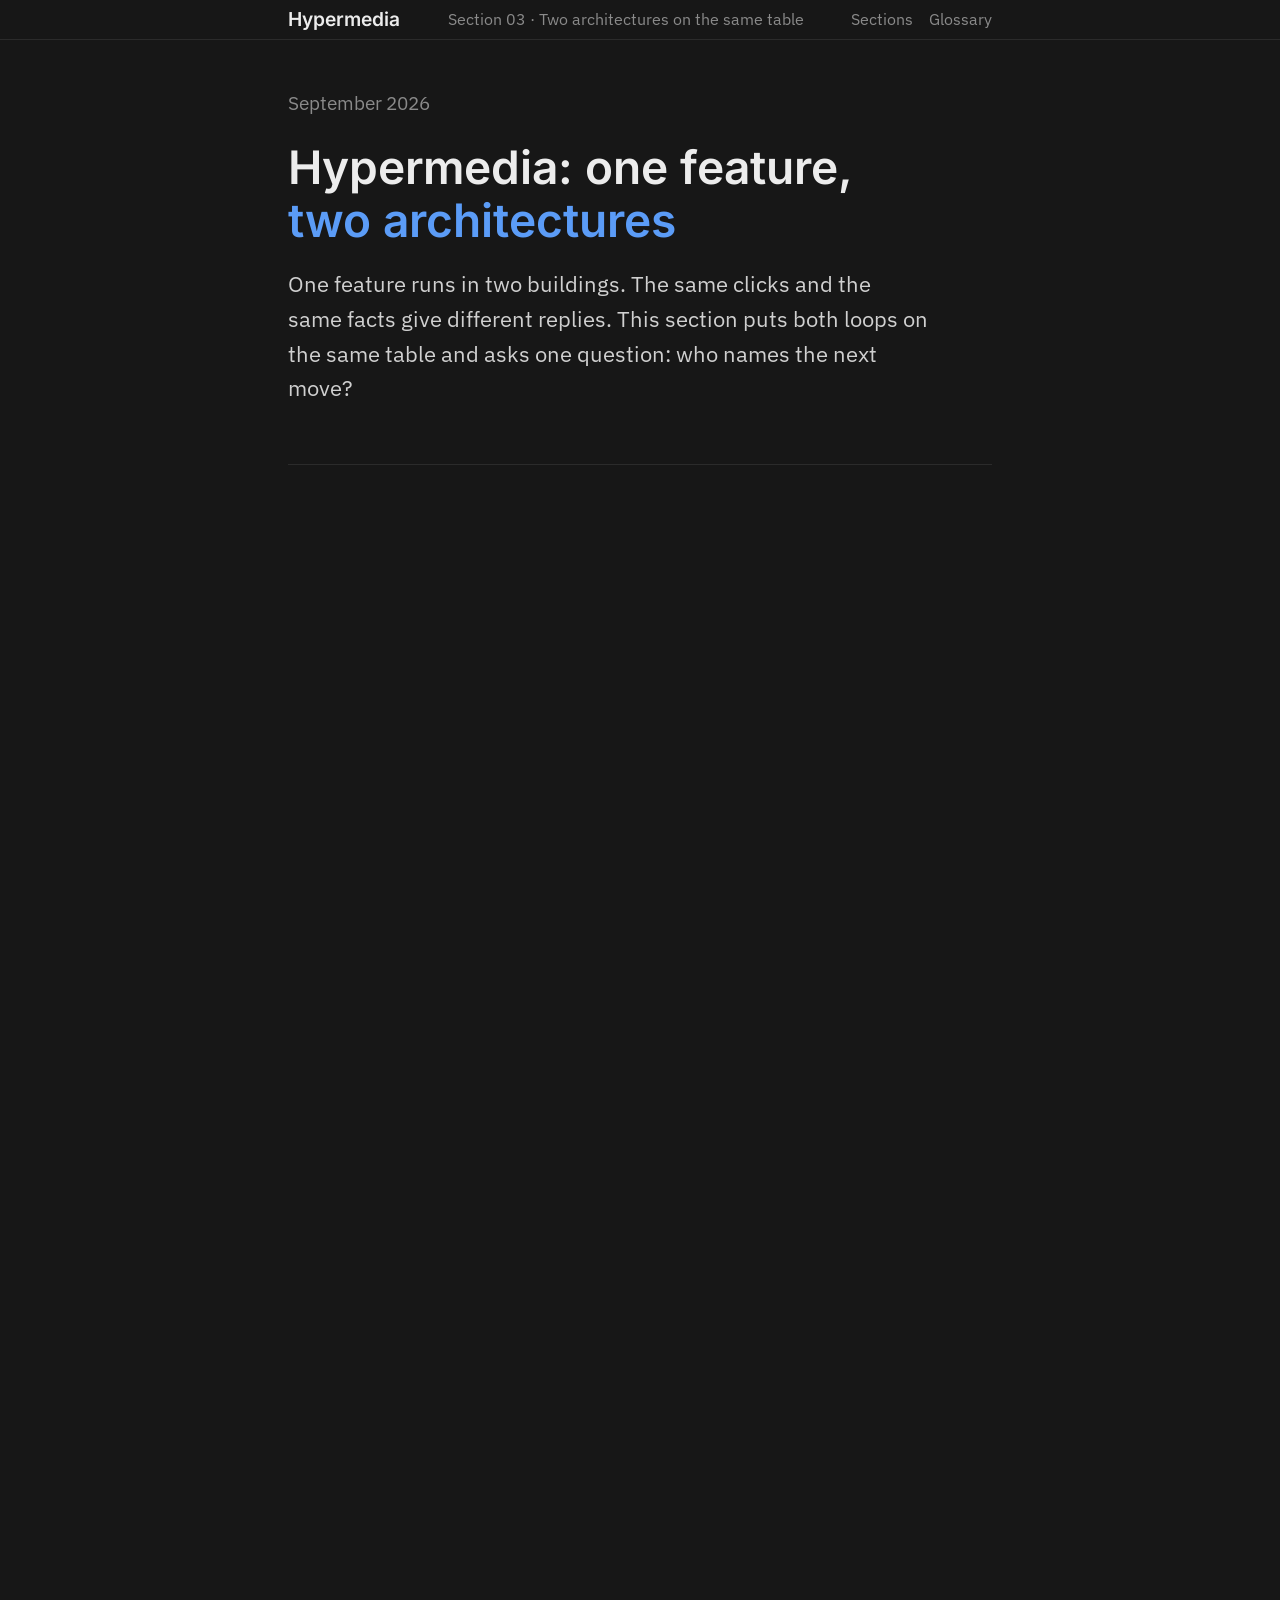
<file: lessons/0003-two-architectures-on-the-same-table.html>
<!DOCTYPE html>
<html lang="en">
<head>
<meta charset="utf-8">
<meta name="viewport" content="width=device-width, initial-scale=1.0">
<meta name="color-scheme" content="dark">
<meta name="theme-color" content="#171717">
<meta name="description" content="The same feature, built two ways: a hypermedia document or a JSON data contract. Section 03 compares both on one table.">
<link rel="canonical" href="https://muhammedanasmithadi.github.io/the-hypermedia-revival/lessons/0003-two-architectures-on-the-same-table.html">
<meta property="og:site_name" content="Hypermedia">
<meta property="og:type" content="article">
<meta property="og:title" content="Two architectures on the same table · Hypermedia: the architecture we forgot">
<meta property="og:description" content="The same feature, built two ways: a hypermedia document or a JSON data contract. Section 03 compares both on one table.">
<meta property="og:url" content="https://muhammedanasmithadi.github.io/the-hypermedia-revival/lessons/0003-two-architectures-on-the-same-table.html">
<meta property="og:image" content="https://muhammedanasmithadi.github.io/the-hypermedia-revival/assets/social/hero-1200.jpg">
<meta property="og:image:width" content="1200">
<meta property="og:image:type" content="image/jpeg">
<meta property="og:image:height" content="630">
<meta property="og:image:alt" content="Two architectures on the same table.">
<meta name="twitter:card" content="summary_large_image">
<title>Two architectures on the same table · Hypermedia: the architecture we forgot</title>
<link rel="icon" type="image/png" href="../assets/favicon-32.png">
<link rel="apple-touch-icon" href="../assets/apple-touch-icon.png">
<script>document.documentElement.classList.add('js');</script>
<link rel="stylesheet" href="../assets/styles.css">
<link rel="preload" href="../assets/fonts/plexsans-400.woff2" as="font" type="font/woff2" crossorigin>
<link rel="preload" href="../assets/fonts/plexsans-400i.woff2" as="font" type="font/woff2" crossorigin>
<link rel="preload" href="../assets/fonts/inter-600.woff2" as="font" type="font/woff2" crossorigin>
<link rel="preload" href="../assets/fonts/plexmono-400.woff2" as="font" type="font/woff2" crossorigin>
</head>
<body>

<a class="skip-link" href="#top">Skip to content</a>

<header class="topbar">
  <div class="topbar-inner">
    <a class="brand" href="../index.html" aria-label="Hypermedia: home">Hypermedia</a>
    <span class="cur-section" id="cur-section">Section 03 · Two architectures on the same table</span>
    <nav class="topnav" aria-label="Site">
      <a href="index.html">Sections</a>
      <a href="../glossary.html">Glossary</a>
    </nav>
  </div>
</header>

<main class="doc" id="top" tabindex="-1">

<div class="progress" id="progress" role="progressbar" aria-label="reading progress" aria-valuemin="0" aria-valuemax="100" aria-valuenow="0"></div>

<header class="masthead">
  <p class="post-date"><time datetime="2026-09">September 2026</time></p>
  <h1>Hypermedia: one feature, <em>two architectures</em></h1>
  <p class="dek">One feature runs in two buildings. The same clicks and the same facts give
  different replies. This section puts both loops on the same table and asks one question:
  who names the next move?</p>
</header>

<div class="article">

<section id="two-architectures-on-the-same-table" class="section">

  <div class="section-head">
    <p class="kicker">Section 03</p>
    <h2><a href="#two-architectures-on-the-same-table" class="hanchor">Two architectures on the same table</a>
    </h2>
  </div>

  <div class="prose">
    <p class="lede"><a href="0001-the-machine-that-prints-its-own-manual.html#watch-the-loop">Section 01</a> ran one loop:
    request, document, choice, next document. <a href="0002-how-the-idea-got-lost.html">Section 02</a> traced where that
    loop went. Now lay one feature on the table twice. The feature appears once as documents,
    and once as JSON, JavaScript Object Notation, values under a contract. Compare the two
    with the same clicks.</p>

    <details class="recall">
      <summary>Before you read on, can you name the loop in four words? Can you say who held the next move by the end of Section 02?</summary>
      <p>The client. The JSON decade moved the manual off the document and into the code
      that receives the payload.</p>
    </details>

    <h3 id="take-one-account"><a href="#take-one-account" class="hanchor">Take one account</a>
    </h3>

    <p>One account at one bank: account 4027, with a balance of forty dollars. The bank
    serves the same feature from two buildings. Building A answers every request with
    text/html. Building B answers every request with application/json.</p>

    <p>Both buildings start with the same three moves: check the balance, pay the bill,
    view the receipt. The same clicks bring the same facts, and each side of the table runs
    its own loop.</p>

    <p>Building B has strengths this section does not test: a screen that stays live,
    richer gestures, offline work. The comparison stays on one question: who names the
    next move?</p>

    <h3 id="run-both-loops"><a href="#run-both-loops" class="hanchor">Run both loops</a>
    </h3>

    <p>Section 01 gave you one loop, so run it twice now, once per building, from the same
    clicks. Each click answers with two replies, and the line under each lane names where the
    manual lives.</p>
  </div>

  <div class="widget-panel explorer reveal" id="explorer" role="group" aria-label="One feature, two buildings: the same clicks, two replies">
    <noscript>This interactive demo needs JavaScript. The prose above carries the idea without it.</noscript>
    <div class="explorer-bar">
      <span class="explorer-hint">who names the next move?</span>
      <button class="explorer-act" type="button" data-act="balance">Check the balance</button>
      <button class="explorer-act" type="button" data-act="pay">Pay the bill</button>
      <button class="explorer-act" type="button" data-act="receipt">View the receipt</button>
      <button class="explorer-night" type="button" id="explorer-night" hidden>Let a night pass</button>
      <button class="explorer-reset" type="button" id="explorer-reset">Start over</button>
    </div>
    <div class="explorer-note" id="explorer-note" aria-live="polite"></div>
    <div class="explorer-lanes">
      <div class="lane" role="group" aria-label="Building A: text/html">
        <div class="lane-head">Building A · <span class="lane-mime">text/html</span></div>
        <div class="lane-body" id="lane-a"></div>
        <p class="lane-who" id="lane-a-who" aria-live="polite"></p>
      </div>
      <div class="lane" role="group" aria-label="Building B: application/json">
        <div class="lane-head">Building B · <span class="lane-mime">application/json</span></div>
        <div class="lane-body" id="lane-b"></div>
        <p class="lane-who" id="lane-b-who" aria-live="polite"></p>
      </div>
    </div>
  </div>

  <div class="do-now" role="note" aria-label="Try it now: label a building you already use">
    <p class="dn-kicker">Try it now</p>
    <p>Pick a page you use often. Open DevTools with <kbd>Ctrl+Shift+I</kbd> (or <kbd>Cmd+Option+I</kbd>),
    reload, and click the page&rsquo;s own buttons. Find the JSON replies in the Network
    tab. Now label the building: did any reply name the buttons it rendered, or did the
    page compile them beforehand?</p>
  </div>

  <div class="recap" role="group" aria-label="Section recap">
    <p class="recap-title">The comparison, in review</p>
    <p class="recap-intro">Review what the two lanes just showed you.</p>
    <ol>
      <li>Every click got two replies, in two shapes: a document with controls, and
      values with a contract.</li>
      <li>The document named the next moves. The payload named none.</li>
      <li>Building A&rsquo;s app can meet any new move the server types. Building B draws
      its menu from the build it shipped.</li>
      <li>Rules change instantly in one building, and after a release in the other.</li>
    </ol>
  </div>

  <div class="prose">
    <h3 id="read-both-replies"><a href="#read-both-replies" class="hanchor">Read both replies</a>
    </h3>

    <p>Read the same click in both shapes. Below, the move &ldquo;apply the credit&rdquo;
    arrives once as Building A answers and once as Building B answers. The first reply
    carries the next move inside itself. The second carries a value. The contract lives
    outside the reply, in the spec.</p>
  </div>

  <figure class="code-block reveal">
    <figcaption class="code-title"><span>the reply in building A · the move rides inside the document</span><span class="code-lang">html</span></figcaption>
    <pre tabindex="0" role="region" aria-label="the reply in building A · the move rides inside the document"><code><span class="tok-k">&lt;form</span> <span class="tok-a">method</span>=<span class="tok-s">"post"</span> <span class="tok-a">action</span>=<span class="tok-s">"/account/credit"</span><span class="tok-k">&gt;</span>
  <span class="tok-k">&lt;input</span> <span class="tok-a">type</span>=<span class="tok-s">"hidden"</span> <span class="tok-a">name</span>=<span class="tok-s">"amount"</span> <span class="tok-a">value</span>=<span class="tok-s">"10"</span><span class="tok-k">&gt;</span>
  <span class="tok-k">&lt;button</span> <span class="tok-a">type</span>=<span class="tok-s">"submit"</span><span class="tok-k">&gt;</span>Apply the $10 credit<span class="tok-k">&lt;/button&gt;</span>
<span class="tok-k">&lt;/form&gt;</span>
<span class="tok-k">&lt;a</span> <span class="tok-a">href</span>=<span class="tok-s">"/account/4027/receipts"</span><span class="tok-k">&gt;</span>View the receipt<span class="tok-k">&lt;/a&gt;</span></code></pre>
  </figure>

  <figure class="code-block reveal">
    <figcaption class="code-title"><span>the reply in building B · the value arrives, the move does not</span><span class="code-lang">json</span></figcaption>
    <pre tabindex="0" role="region" aria-label="the reply in building B · the value arrives, the move does not"><code>{
  <span class="tok-a">"balance"</span>: 40,
  <span class="tok-a">"credit"</span>: 10
}</code></pre>
  </figure>

  <div class="prose">
    <p>Fielding named the difference between the two in 2008. The quote below is his own
    list of what each architecture leans on.</p>
  </div>

  <figure class="figure-quote reveal" aria-label="Quote from Roy Fielding">
    <blockquote cite="https://roy.gbiv.com/untangled/2008/rest-apis-must-be-hypertext-driven#comment-742">
      <p>REST doesn&rsquo;t eliminate the need for a clue. What REST does is concentrate that need for prior
        knowledge into readily standardizable forms. That is the essential distinction between data-oriented and
        control-oriented integration.</p>
    </blockquote>
    <figcaption>
      <span class="who">Roy Fielding</span> in a comment on
      <cite>REST APIs must be hypertext-driven</cite> (2008) ·
      <a href="https://roy.gbiv.com/untangled/2008/rest-apis-must-be-hypertext-driven#comment-742" rel="noopener">read the comment</a>
    </figcaption>
  </figure>

  <div class="prose">
    <p>The two names are the two buildings. Data-oriented integration sends the values under a contract, and the client carries
    the rulebook. Control-oriented integration sends the moves with the values. You do not
    need to memorize the two names yet. Controls ride with the facts, or they live in a
    separate contract.</p>

    <h3 id="track-the-new-move"><a href="#track-the-new-move" class="hanchor">Track the new move</a>
    </h3>

    <p>You let a night pass in the demo, and the bank legalizes a $10 credit overnight.
    Building A served the new move with the next reply. It was a new button, with no update to
    the client at all. <a href="0001-the-machine-that-prints-its-own-manual.html#name-the-pattern">Section 01</a>
    asked which client survives a midnight change. This is that change, on the table.</p>

    <p>Building B served the new value with the next reply, and kept its menu. Because the app
    draws that menu from the build it shipped, the new move waits for a new release.
    <a href="0002-how-the-idea-got-lost.html#weigh-the-reasons">Section 02</a> named this
    exact cost: the client must be rebuilt and shipped again.</p>

    <p>Fielding also said when to care. Long-lived systems that cross teams earn the
    extra constraint, and a short-lived wrapper usually does not. From the same comment: &ldquo;If
    you don&rsquo;t see a need for the constraints, then don&rsquo;t use them. That&rsquo;s fine
    with me as long as you don&rsquo;t call the result a REST API.&rdquo;</p>

    <p>Building B keeps its strengths: richer screens, live state, offline work. The
    comparison never claimed otherwise. It asked one question, and it answered it. The
    moves live with the facts, or they live in the shipped client. You do not need the
    HTTP, Hypertext Transfer Protocol, status codes yet. The wiring details don't change the answer.</p>

    <p>The next section, &ldquo;The status line names what happened,&rdquo; names those digits
    when you want the wiring.</p>

    <h3 id="say-who-holds-it"><a href="#say-who-holds-it" class="hanchor">Say who holds it</a>
    </h3>

    <p>Before the self-check, say the answer in your own words. Who names the next move
    in each building?</p>

    <p>Building A names it in the reply, where the server decides. Building B names it in
    the client&rsquo;s build, where the contract decided. That is the difference Fielding
    put in words: data-oriented integration against control-oriented integration.</p>
  </div>

  <div class="self-check" role="group" aria-label="Check yourself before you move on">
    <p class="sc-title">Check yourself</p>
    <p>Three questions follow. Answer each one before you open it.</p>
    <details class="sc-item">
      <summary>Two buildings, one account. Which building names the next move in its
      reply?</summary>
      <p>Building A. Its document carries the links and forms. Building B&rsquo;s payload
      carries values, and the app draws the moves from its build.</p>
    </details>
    <details class="sc-item">
      <summary>The bank makes a new move legal overnight. Which building shows it before
      a new app build ships?</summary>
      <p>Building A. The server types the new move into the next reply. Building B waits
      for the app to be rebuilt and shipped.</p>
    </details>
    <details class="sc-item">
      <summary>Say Fielding&rsquo;s distinction in your own words.</summary>
      <p>Data-oriented integration sends the values under a contract, and the client
      holds the moves. Control-oriented integration sends the moves with the values, in
      the document.</p>
    </details>
  </div>

  <div class="prose">
    <p>The table has two sides, and the cost shows when rules change. One building types
    the new move, the other ships it. You can now answer &ldquo;who names the next
    move?&rdquo; for any feature. The answer tells you where the manual lives.</p>

    <p>The companion book <a href="https://hypermedia.systems" rel="noopener">hypermedia.systems</a>,
    by Carson Gross, Adam Stepinski, and Deniz Akşimşek, continues the comparison.</p>

    <section class="sources">
      <h3 id="sources"><a href="#sources" class="hanchor">Sources</a>
      </h3>
      <ul>
        <li>Roy Fielding, <a rel="noopener" href="https://ics.uci.edu/~fielding/pubs/dissertation/rest_arch_style.htm">&ldquo;Architectural Styles and the Design of Network-based Software Architectures&rdquo;</a> (2000), doctoral dissertation, chapter 5.</li>
        <li>Roy Fielding, <a rel="noopener" href="https://roy.gbiv.com/untangled/2008/rest-apis-must-be-hypertext-driven#comment-742">&ldquo;REST APIs Must Be Hypertext-Driven&rdquo;</a> (2008), and the comment thread.</li>
        <li>OpenAPI Initiative, <a rel="noopener" href="https://spec.openapis.org/oas/latest">OpenAPI Specification</a> (2011 as Swagger; since 2015 as OpenAPI).</li>
        <li>Carson Gross, Adam Stepinski, and Deniz Akşimşek, <a rel="noopener" href="https://hypermedia.systems/components-of-a-hypermedia-system">&ldquo;Components of a Hypermedia System&rdquo;</a>, in <cite>hypermedia.systems</cite>.</li>
      </ul>
    </section>
  </div>

</section>

</div>

</main>

<footer class="doc-footer">
  <nav class="foot-nav" aria-label="section navigation">
    <a class="section-link foot-left" href="0002-how-the-idea-got-lost.html"><span class="foot-num">02</span>How the idea got lost</a>
    <a class="section-link foot-home" href="../index.html">Home</a>
    <a class="section-link foot-right" href="0004-the-status-line-names-what-happened.html"><span class="foot-num">04</span>The status line names what happened</a>
  </nav>
  <p class="closing">Hypermedia Course · Section 3 of 6</p>
</footer>

<script type="module" src="../assets/js/widget-0003.js"></script>
</body>
</html>
</file>
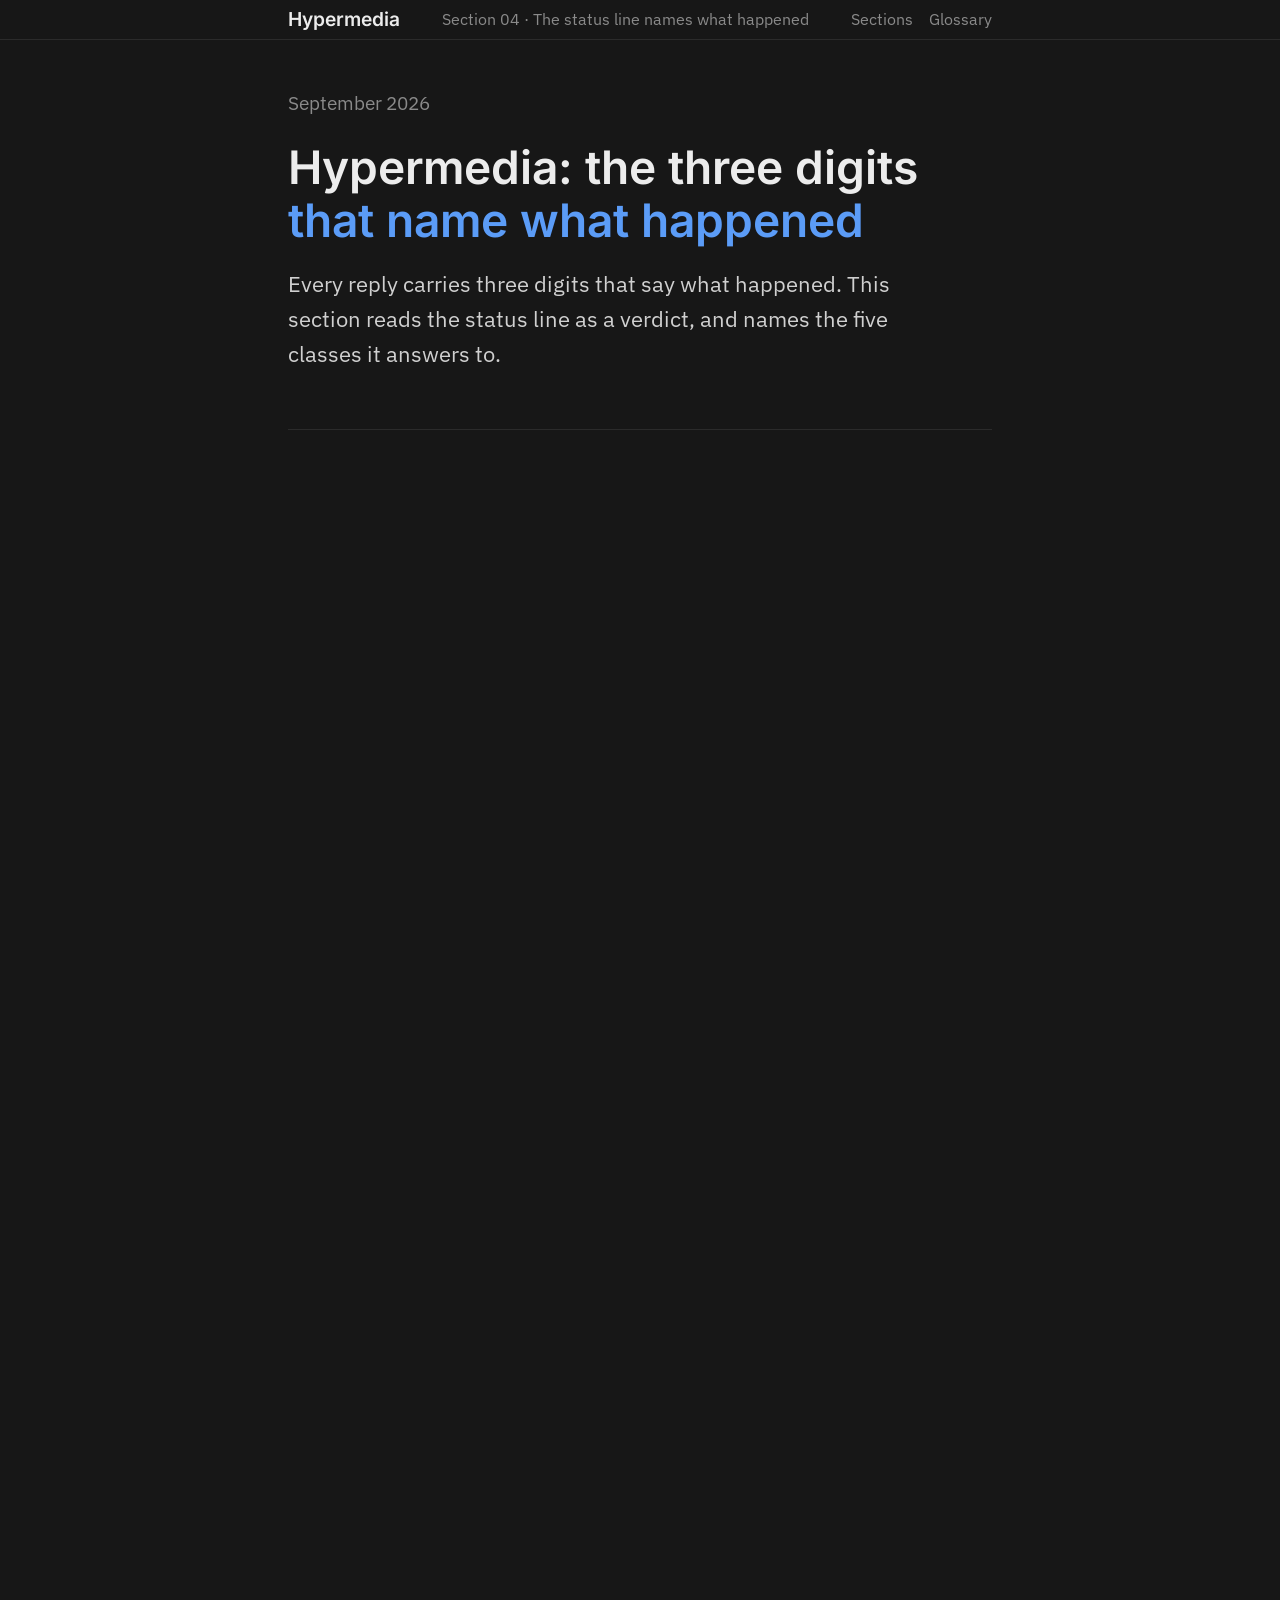
<file: lessons/0004-the-status-line-names-what-happened.html>
<!DOCTYPE html>
<html lang="en">
<head>
<meta charset="utf-8">
<meta name="viewport" content="width=device-width, initial-scale=1.0">
<meta name="color-scheme" content="dark">
<meta name="theme-color" content="#171717">
<meta name="description" content="Every reply names what happened in three digits. Section 04 reads the status line as a verdict you can trust.">
<link rel="canonical" href="https://muhammedanasmithadi.github.io/the-hypermedia-revival/lessons/0004-the-status-line-names-what-happened.html">
<meta property="og:site_name" content="Hypermedia">
<meta property="og:type" content="article">
<meta property="og:title" content="The status line names what happened · Hypermedia: the architecture we forgot">
<meta property="og:description" content="Every reply names what happened in three digits. Section 04 reads the status line as a verdict you can trust.">
<meta property="og:url" content="https://muhammedanasmithadi.github.io/the-hypermedia-revival/lessons/0004-the-status-line-names-what-happened.html">
<meta property="og:image" content="https://muhammedanasmithadi.github.io/the-hypermedia-revival/assets/social/hero-1200.jpg">
<meta property="og:image:width" content="1200">
<meta property="og:image:type" content="image/jpeg">
<meta property="og:image:height" content="630">
<meta property="og:image:alt" content="The status line names what happened.">
<meta name="twitter:card" content="summary_large_image">
<title>The status line names what happened · Hypermedia: the architecture we forgot</title>
<link rel="icon" type="image/png" href="../assets/favicon-32.png">
<link rel="apple-touch-icon" href="../assets/apple-touch-icon.png">
<script>document.documentElement.classList.add('js');</script>
<link rel="stylesheet" href="../assets/styles.css">
<link rel="preload" href="../assets/fonts/plexsans-400.woff2" as="font" type="font/woff2" crossorigin>
<link rel="preload" href="../assets/fonts/plexsans-400i.woff2" as="font" type="font/woff2" crossorigin>
<link rel="preload" href="../assets/fonts/inter-600.woff2" as="font" type="font/woff2" crossorigin>
<link rel="preload" href="../assets/fonts/plexmono-400.woff2" as="font" type="font/woff2" crossorigin>
</head>
<body>

<a class="skip-link" href="#top">Skip to content</a>

<header class="topbar">
  <div class="topbar-inner">
    <a class="brand" href="../index.html" aria-label="Hypermedia: home">Hypermedia</a>
    <span class="cur-section" id="cur-section">Section 04 · The status line names what happened</span>
    <nav class="topnav" aria-label="Site">
      <a href="index.html">Sections</a>
      <a href="../glossary.html">Glossary</a>
    </nav>
  </div>
</header>

<main class="doc" id="top" tabindex="-1">

<div class="progress" id="progress" role="progressbar" aria-label="reading progress" aria-valuemin="0" aria-valuemax="100" aria-valuenow="0"></div>

<header class="masthead">
  <p class="post-date"><time datetime="2026-09">September 2026</time></p>
  <h1>Hypermedia: the three digits <em>that name what happened</em></h1>
  <p class="dek">Every reply carries three digits that say what happened. This section reads
  the status line as a verdict, and names the five classes it answers to.</p>
</header>

<div class="article">

<section id="the-status-line-names-what-happened" class="section">

  <div class="section-head">
    <p class="kicker">Section 04</p>
    <h2><a href="#the-status-line-names-what-happened" class="hanchor">The status line names what happened</a>
    </h2>
  </div>

  <div class="prose">
    <p class="lede"><a href="0001-the-machine-that-prints-its-own-manual.html#watch-the-loop">Section 01</a> ran one flow:
    request, document, choice, next document. <a href="0003-two-architectures-on-the-same-table.html">Section 03</a>
    put two flows on one table. Every reply carried a verdict, and the page read it and moved on.
    This section names the first line of an HTTP/1.1 reply: the status line. The line opens
    with the protocol version, then the three-digit code, then a short reason phrase.
    HTTP/2 carries only the code, in a pseudo-field named <code>:status</code>.</p>

    <details class="recall">
      <summary>Before you read on, what did the terminal say when you asked it for $50 it did not hold?</summary>
      <p>It refused. It answered &ldquo;The machine refused: you only have $40.&rdquo; That refusal
      was a verdict, and verdicts have classes.</p>
    </details>

    <h3 id="read-the-verdict"><a href="#read-the-verdict" class="hanchor">Read the verdict</a>
    </h3>

    <p>Every HTTP/1.1 reply opens with one line you can read before the
    body: the status line. The three-digit code sits between the version and the reason phrase.
    Without those digits, a reply could be a page, a refusal, or a broken server.
    You would not know which.</p>

    <p>The station below holds eight requests. Read a request line, say which class answers, and the
    station reads the verdict. You do not need the header lines yet.</p>
  </div>

  <div class="widget-panel kiosk reveal" id="verdict" role="group" aria-label="A status-line reading station: read the request, name the class, read the verdict">
    <noscript>This interactive demo needs JavaScript. The prose above carries the idea without it.</noscript>
    <div class="kiosk-head">
      <span>the status line · reading station</span>
      <span class="k-now" id="verdict-state">welcome</span>
    </div>
    <div class="kiosk-screen">
      <div class="k-title" id="verdict-title">the server names what happened</div>
      <div class="k-msg" id="verdict-msg">Eight requests wait on the wire. The station reads one and hears the class you name.</div>
      <p class="verdict-line" id="verdict-line"></p>
      <p class="verdict-rules" id="verdict-rules" role="group" aria-label="name the class you expect"></p>
      <div class="k-note" id="verdict-note" aria-live="polite"></div>
    </div>
    <div class="kiosk-keys" id="verdict-keys"></div>
    <div class="kiosk-meta">
      <span class="kiosk-balance" id="verdict-score" aria-live="polite">you named 0 of 8</span>
      <button class="verdict-offer" type="button" id="verdict-offer" hidden>Load /account/4027</button>
      <button class="kiosk-reset" type="button" id="verdict-reset">Start over</button>
    </div>
  </div>

  <div class="do-now" role="note" aria-label="Try it now: read the status code of this page">
    <p class="dn-kicker">Try it now</p>
    <p>Open DevTools with <kbd>Ctrl+Shift+I</kbd> (or <kbd>Cmd+Option+I</kbd>), reload, and read
    the Network tab. Find the request for this page and read its status code: 200. Change the address
    to a page the course does not ship, such as <code>0009-does-not-exist.html</code>. The next
    reply arrives with 404. The class tells you what happened before the body does.</p>
  </div>

  <div class="recap" role="group" aria-label="Section recap">
    <p class="recap-title">The five classes, in review</p>
    <p class="recap-intro">Review what the verdicts just showed you.</p>
    <ol>
      <li>1xx is informational. Browsers keep it out of sight.</li>
      <li>2xx means the request worked.</li>
      <li>3xx means look elsewhere, or keep your stored copy.</li>
      <li>4xx means the client asked for something the state would not give.</li>
      <li>5xx means the server broke before it answered.</li>
    </ol>
  </div>

  <div class="prose">
    <h3 id="name-the-five-classes"><a href="#name-the-five-classes" class="hanchor">Name the five classes</a>
    </h3>

    <p>Three digits, five classes. The first digit names the class. The other two name the detail.
    2xx means the request worked. 3xx means the client should look elsewhere, or reuse what it keeps.
    4xx means the request fell because of the request itself. 5xx means the server fell before it
    could answer.</p>

    <p>One class answers to one client rule. A generic browser acts on the class without knowing each
    code by heart. The page you are reading did not parse a dictionary of codes. It branched on the
    first digit.</p>

    <p>You may wonder why a reply needs three digits and not two. The third digit lets the server say
    more without changing the class. 200 and 201 both tell the client the request worked. One says
    the reply carries the document; the other says a new resource appeared.</p>

    <h3 id="meet-the-codes-that-matter"><a href="#meet-the-codes-that-matter" class="hanchor">Meet the codes that matter</a>
    </h3>

    <p>The kiosk in Section 01 answered with one page for each move. Its bank would answer the
    same requests with codes
    too. Eight codes carry almost every reply you will read:</p>

    <p><code>103 Early Hints</code> says the server sent a preview while it worked. The real
    verdict follows in a second reply.
    <code>200 OK</code> carries a full document, and every balance page in the kiosk earned that verdict.
    <code>201 Created</code> says a move made a new resource. Open a new account and the reply names it.
    <code>204 No Content</code> says the state changed and the reply carries no body. A payment lands,
    and the balance page does not need to come again.</p>

    <p><code>303 See Other</code> says the answer lives at another URI, and the client follows the location
    the reply names. <code>304 Not Modified</code> says your stored copy is still good. The mechanics
    wait for Section 06. For now, read the verdict. <code>404 Not Found</code> says the target does not
    exist in the server state. Ask for account 4042, and no account answers. <code>500 Internal Server
    Error</code> says the server broke while it tried to answer.</p>

    <p>Treat 404 as data, not as an accident. The client asked for something the server state does not
    hold, and the server said so plainly.</p>

    <h3 id="act-on-the-class"><a href="#act-on-the-class" class="hanchor">Act on the class</a>
    </h3>

    <p>The browser acts on the class, and the reply still carries its moves. <a href="0003-two-architectures-on-the-same-table.html#read-both-replies">Section 03</a>
    showed the reply in building A with its form inside. That reply opened with a status line too:
    200, then the document. The first digit decided the move. The document named the next click.</p>

    <p>Both replies in that table were 200. The verdict does not say where the manual lives. It says
    the request worked. <a href="0002-how-the-idea-got-lost.html#weigh-the-reasons">Section 02</a>
    named the cost of the JSON decade. The status line stays the same on both sides of that table.
    The body is where the moves live or leave.</p>

    <p>Here is the bridge this section builds: the status line names what happened, and the document
    names what comes next. 404 earns its place because each URI is its own state. Ask for a URI the
    state does not hold, and the class answers for it.</p>

    <h3 id="say-the-class-yourself"><a href="#say-the-class-yourself" class="hanchor">Say the class yourself</a>
    </h3>

    <p>Before the self-check, say the answer in your own words. Which digit names the class, and which
    digits name the detail?</p>

    <p>The first digit names the class. The last two name the detail, inside the class.</p>
  </div>

  <div class="self-check" role="group" aria-label="Check yourself before you move on">
    <p class="sc-title">Check yourself</p>
    <p>Four questions follow. Answer each one before you open it.</p>
    <details class="sc-item">
      <summary>You ask for a page the server state does not hold. Which class answers?</summary>
      <p>4xx, the client error class. The state holds no such page.</p>
    </details>
    <details class="sc-item">
      <summary>A move creates a new resource on the server. Which code marks the creation?</summary>
      <p>201 Created. The move made a new resource, and the reply names it.</p>
    </details>
    <details class="sc-item">
      <summary>The terminal refused your $50 withdrawal. Which class did that refusal carry?</summary>
      <p>4xx. The client asked for something the state could not keep.</p>
    </details>
    <details class="sc-item">
      <summary>A reply opens with 200. Another opens with 201. Both begin with 2. What do the last two
      digits separate?</summary>
      <p>The detail. 200 says the reply carries the document. 201 says a new resource appeared.</p>
    </details>
  </div>

  <div class="prose">
    <p>One line, three digits, five classes. You can now read what happened before you read how. The
    next sections put those digits to work. <a href="0005-ask-without-harm-repeat-without-doubt.html">Section 05, &ldquo;Ask without harm. Repeat without
    doubt,&rdquo;</a> asks which moves you may send twice. Section 06 shows the stored-copy handshake that
    earned the 304 you just read.</p>

    <p>The companion book <a href="https://hypermedia.systems" rel="noopener">hypermedia.systems</a>,
    by Carson Gross, Adam Stepinski, and Deniz Akşimşek, lists the status codes in plain language.</p>

    <section class="sources">
      <h3 id="sources"><a href="#sources" class="hanchor">Sources</a>
      </h3>
      <ul>
        <li>IETF, <a rel="noopener" href="https://www.rfc-editor.org/rfc/rfc9110.html">&ldquo;HTTP Semantics&rdquo;</a> (RFC 9110, 2022), section 15: response status codes.</li>
        <li>IANA, <a rel="noopener" href="https://www.iana.org/assignments/http-status-codes/http-status-codes.xhtml">HTTP Status Code Registry</a>.</li>
        <li>Mozilla, <a rel="noopener" href="https://developer.mozilla.org/en-US/docs/Web/HTTP/Status">HTTP response status codes</a>, in MDN Web Docs.</li>
      </ul>
    </section>
  </div>

</section>

</div>

</main>

<footer class="doc-footer">
  <nav class="foot-nav" aria-label="section navigation">
    <a class="section-link foot-left" href="0003-two-architectures-on-the-same-table.html"><span class="foot-num">03</span>Two architectures on the same table</a>
    <a class="section-link foot-home" href="../index.html">Home</a>
    <a class="section-link foot-right" href="0005-ask-without-harm-repeat-without-doubt.html"><span class="foot-num">05</span>Ask without harm. Repeat without doubt</a>
  </nav>
  <p class="closing">Hypermedia Course · Section 4 of 6</p>
</footer>

<script type="module" src="../assets/js/widget-0004.js"></script>
</body>
</html>
</file>
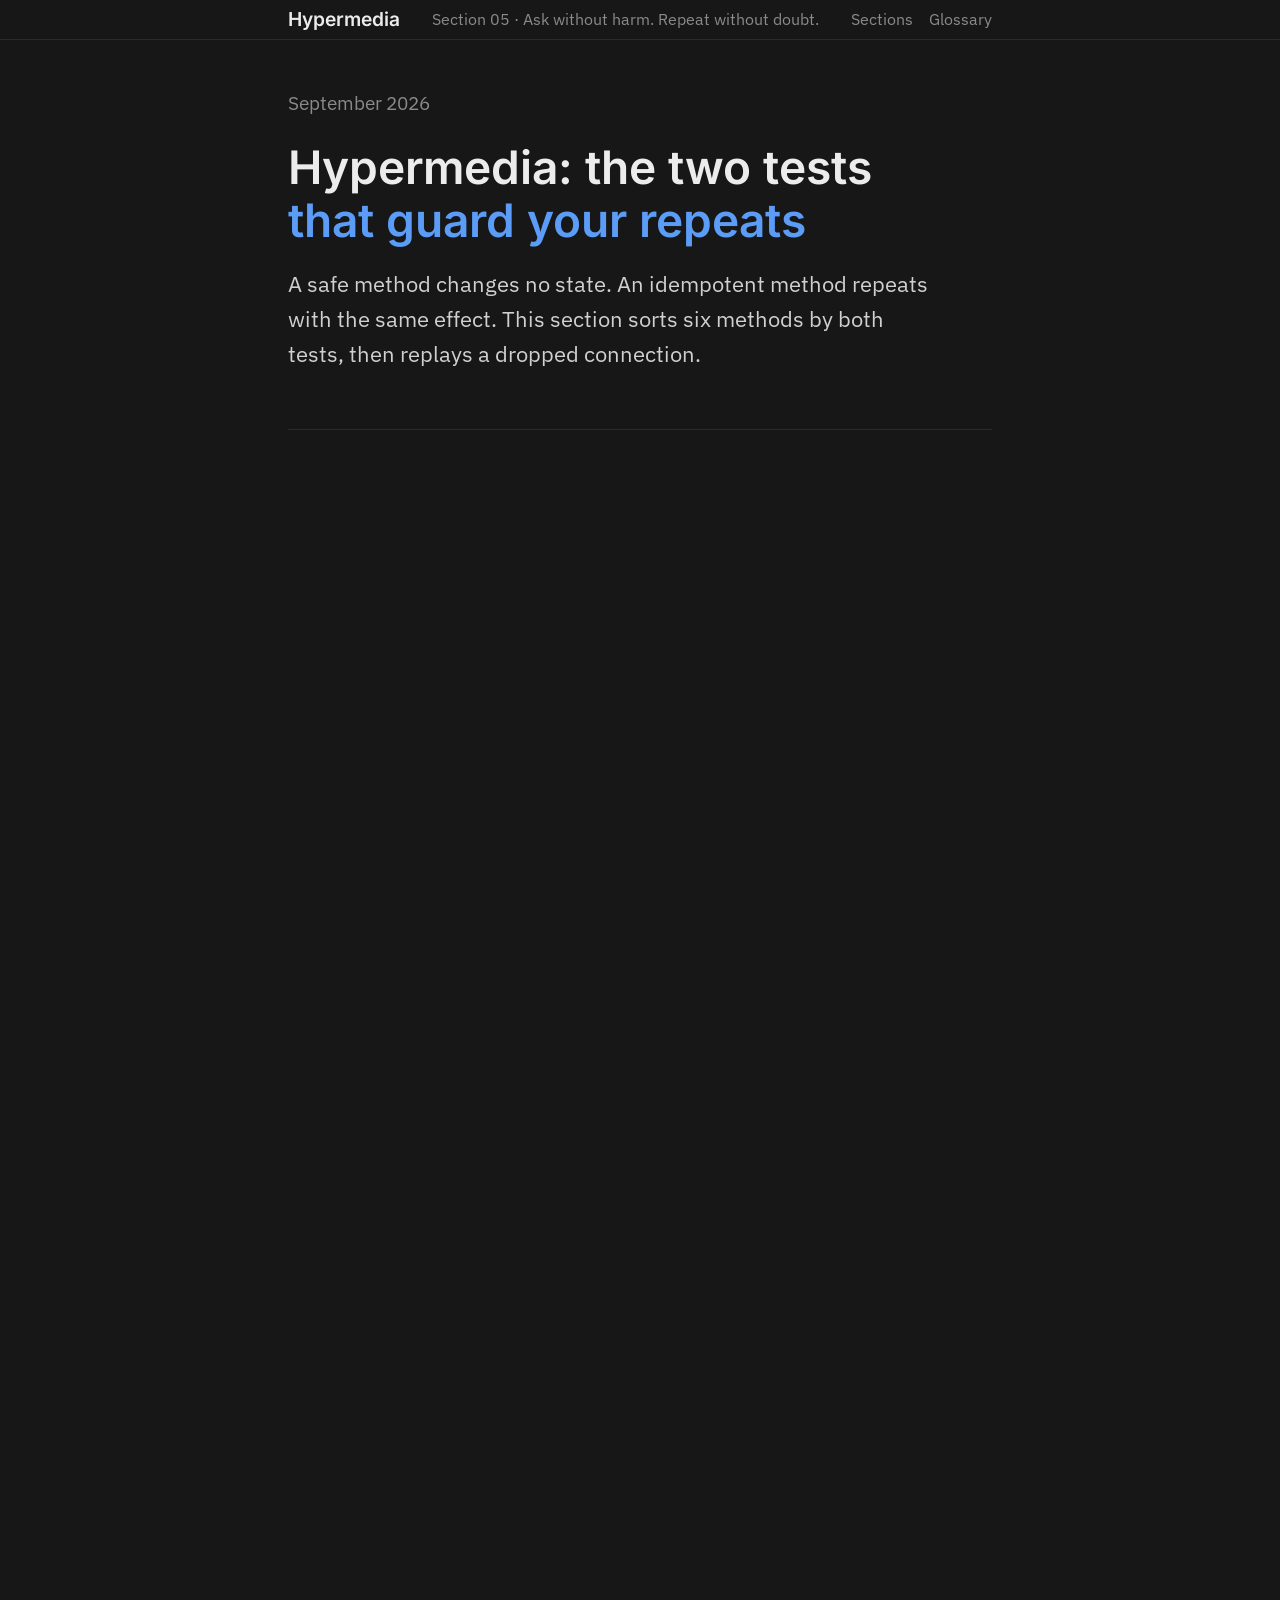
<file: lessons/0005-ask-without-harm-repeat-without-doubt.html>
<!DOCTYPE html>
<html lang="en">
<head>
<meta charset="utf-8">
<meta name="viewport" content="width=device-width, initial-scale=1.0">
<meta name="color-scheme" content="dark">
<meta name="theme-color" content="#171717">
<meta name="description" content="Which requests may you repeat on the web? Sort the methods by harm and by repeatability, then replay a dropped connection.">
<link rel="canonical" href="https://muhammedanasmithadi.github.io/the-hypermedia-revival/lessons/0005-ask-without-harm-repeat-without-doubt.html">
<meta property="og:site_name" content="Hypermedia">
<meta property="og:type" content="article">
<meta property="og:title" content="Ask without harm. Repeat without doubt. · Hypermedia: the architecture we forgot">
<meta property="og:description" content="Which requests may you repeat on the web? Sort the methods by harm and by repeatability, then replay a dropped connection.">
<meta property="og:url" content="https://muhammedanasmithadi.github.io/the-hypermedia-revival/lessons/0005-ask-without-harm-repeat-without-doubt.html">
<meta property="og:image" content="https://muhammedanasmithadi.github.io/the-hypermedia-revival/assets/social/hero-1200.jpg">
<meta property="og:image:width" content="1200">
<meta property="og:image:type" content="image/jpeg">
<meta property="og:image:height" content="630">
<meta property="og:image:alt" content="Ask without harm. Repeat without doubt.">
<meta name="twitter:card" content="summary_large_image">
<title>Ask without harm. Repeat without doubt. · Hypermedia: the architecture we forgot</title>
<link rel="icon" type="image/png" href="../assets/favicon-32.png">
<link rel="apple-touch-icon" href="../assets/apple-touch-icon.png">
<script>document.documentElement.classList.add('js');</script>
<link rel="stylesheet" href="../assets/styles.css">
<link rel="preload" href="../assets/fonts/plexsans-400.woff2" as="font" type="font/woff2" crossorigin>
<link rel="preload" href="../assets/fonts/plexsans-400i.woff2" as="font" type="font/woff2" crossorigin>
<link rel="preload" href="../assets/fonts/inter-600.woff2" as="font" type="font/woff2" crossorigin>
<link rel="preload" href="../assets/fonts/plexmono-400.woff2" as="font" type="font/woff2" crossorigin>
</head>
<body>

<a class="skip-link" href="#top">Skip to content</a>

<header class="topbar">
  <div class="topbar-inner">
    <a class="brand" href="../index.html" aria-label="Hypermedia: home">Hypermedia</a>
    <span class="cur-section" id="cur-section">Section 05 · Ask without harm. Repeat without doubt.</span>
    <nav class="topnav" aria-label="Site">
      <a href="index.html">Sections</a>
      <a href="../glossary.html">Glossary</a>
    </nav>
  </div>
</header>

<main class="doc" id="top" tabindex="-1">

<div class="progress" id="progress" role="progressbar" aria-label="reading progress" aria-valuemin="0" aria-valuemax="100" aria-valuenow="0"></div>

<header class="masthead">
  <p class="post-date"><time datetime="2026-09">September 2026</time></p>
  <h1>Hypermedia: the two tests <em>that guard your repeats</em></h1>
  <p class="dek">A safe method changes no state. An idempotent method repeats with the same effect.
  This section sorts six methods by both tests, then replays a dropped connection.</p>
</header>

<div class="article">

<section id="ask-without-harm-repeat-without-doubt" class="section">

  <div class="section-head">
    <p class="kicker">Section 05</p>
    <h2><a href="#ask-without-harm-repeat-without-doubt" class="hanchor">Ask without harm. Repeat without doubt.</a>
    </h2>
  </div>

  <div class="prose">
    <p class="lede"><a href="0004-the-status-line-names-what-happened.html">Section 04</a> read what
    happened after a move. The harder question comes before you send it: which requests may you send
    twice? This section names two tests that keep a retry safe.</p>

    <details class="recall">
      <summary>Before you read on: in Section 03&rsquo;s fetch-built app, who decided that the GET
      path is harmless?</summary>
      <p>The app&rsquo;s own code decided it. The JSON payload carried no controls, so the safety
      promise lived outside the document. This section names that gap.</p>
    </details>
  </div>

  <div class="prose">
    <h3 id="sort-the-methods-by-harm"><a href="#sort-the-methods-by-harm" class="hanchor">Sort the methods by harm</a>
    </h3>

    <p>A safe method changes no server state. Check an account, read a balance, ask what a resource
    allows. State stays as it was.</p>

    <p>GET, HEAD, and OPTIONS are safe. GET, the read verb of the Hypertext Transfer Protocol, carries
    the document. HEAD asks for the headers only, without the body. OPTIONS asks what the server allows
    on a resource. None of them writes. TRACE is safe too, but servers rarely serve it. This course
    passes it by.</p>

    <p>Safety protects the link, and a browser may follow a GET before you click it. A preloader, a
    crawler, or a preview box all reuse one request, and none of them asks first.</p>

    <p>The fetch-app in Section 03 drew its own moves. Your browser trusts a GET to be harmless.
    Break that trust, and a blind preloader changes state without a click.</p>

    <h3 id="sort-by-repeatability-too"><a href="#sort-by-repeatability-too" class="hanchor">Sort the methods again, by repeatability</a>
    </h3>

    <p>Repeatability is the second test. Send the same move twice: does the same state come out?
    An idempotent method changes nothing more on the second send than on the first.</p>

    <p>PUT and DELETE are idempotent. POST, the create-or-pay verb of HTTP, is not.
    Send a payment twice, and you may be charged twice.</p>

    <p>The two tests separate. DELETE removes state, yet two DELETEs leave the same result. One method
    can be unsafe and idempotent at once. Only the repeat test says whether a blind retry can double
    the move.</p>

    <p>A reply can vanish, and the lost reply never proves the server ignored the request. A mobile
    network, a closed lid, a crash: the server may have moved already. Repeatability protects the
    retry.</p>

    <p>In the ledger below, we sort the same six methods once per test. Pass one asks which methods change no
    state. Pass two asks which repeat with the same effect.</p>
  </div>

  <div class="widget-panel ledger reveal" id="methods" role="group" aria-label="HTTP methods, sorted by harm and then by repeatability">
    <noscript>This interactive demo needs JavaScript. The prose above carries the idea without it.</noscript>
    <div class="ledger-head"><span class="ledger-title">the method ledger · one sort, two tests</span></div>
    <div class="ledger-cols">
      <div class="ledger-col">
        <div class="ledger-col-name">Safe</div>
        <ul></ul>
      </div>
      <div class="ledger-col">
        <div class="ledger-col-name">Unsafe</div>
        <ul></ul>
      </div>
    </div>
  </div>

  <div class="prose">
    <div class="do-now" role="note" aria-label="Try it now: see which methods this page sent">
      <p class="dn-kicker">Try it now</p>
      <p>Open the developer tools and the Network tab. Filter by the method column, or sort on it.
      Every request on this page is a GET. Nothing here tries to change state, so the browser
      may follow any of its links without asking.</p>
    </div>
  </div>

  <div class="prose">
    <h3 id="replay-a-dropped-connection"><a href="#replay-a-dropped-connection" class="hanchor">Replay a dropped connection</a>
    </h3>

    <p>One wire, two moves, one drop. The station below sends a payment by POST and a rename by PUT.
    Neither reply comes back. Send each move again, and watch what the second send leaves behind.</p>

    <p>The promise of this section in one line: POST doubles the move, and PUT does not.</p>
  </div>

  <div class="widget-panel kiosk reveal" id="retry" role="group" aria-label="A replayed connection: pay by POST, rename by PUT">
    <noscript>This interactive demo needs JavaScript. The prose above carries the idea without it.</noscript>
    <div class="kiosk-head">
      <span>the dropped connection · replay station</span>
      <span class="k-now" id="retry-state" aria-live="polite">standing by</span>
    </div>
    <div class="kiosk-screen">
      <div class="k-title">one wire, two moves, one drop</div>
      <div class="k-msg">Send each move, then send it again after the drop.</div>
      <div class="replay-lanes" id="lanes">
        <div class="replay-lane" id="lane-post">
          <p class="lane-title">Pay by POST</p>
          <p class="lane-req"><code>POST /account/4027/pay</code> &nbsp; amount=20</p>
          <div class="retry-log" id="retry-log-post" aria-live="polite"></div>
          <p class="lane-outcome" id="retry-out-post"></p>
        </div>
        <div class="replay-lane" id="lane-put">
          <p class="lane-title">Rename by PUT</p>
          <p class="lane-req"><code>PUT /profile/name</code> &nbsp; name=Anas</p>
          <div class="retry-log" id="retry-log-put" aria-live="polite"></div>
          <p class="lane-outcome" id="retry-out-put"></p>
        </div>
      </div>
    </div>
    <div class="kiosk-keys" id="retry-keys"></div>
    <div class="kiosk-meta">
      <span class="kiosk-balance" id="retry-score" aria-live="polite">two moves, one connection</span>
      <button class="kiosk-reset" type="button" id="retry-reset">Start over</button>
    </div>
  </div>

  <div class="prose">
    <h3 id="keep-harm-off-harmless-asks"><a href="#keep-harm-off-harmless-asks" class="hanchor">Keep harm off harmless asks</a>
    </h3>

    <p>RFC 9110, the HTTP specification, puts the action on the resource
    owner. An unsafe action must never ride on a safe method. Some pages bury a delete in a query
    string that a GET loads. A preloader may fire that GET blind.</p>

    <p>Keep harm off GET, and keep doubt off POST. Then a link stays a link, and a retry stays a
    retry. You do not need the cache handshake yet. Section 06 carries it.</p>

    <p>Before the check, say the answer in your own words. Which test does POST fail?</p>

    <p>The repeat test. Two POSTs can move the state twice.</p>
  </div>

  <div class="recap" role="group" aria-label="Section recap">
    <p class="recap-title">The two tests, in review</p>
    <p class="recap-intro">Review what the sort and the replay showed you.</p>
    <ol>
      <li>Safe methods change no state. GET, HEAD, and OPTIONS pass that test.</li>
      <li>Idempotent methods repeat with the same effect. PUT and DELETE pass that test.</li>
      <li>POST fails the repeat test. Send it twice, and the move may land twice.</li>
      <li>The two tests separate. One method can be unsafe and idempotent at once.</li>
    </ol>
  </div>

  <div class="self-check" role="group" aria-label="Check yourself before you move on">
    <p class="sc-title">Check yourself</p>
    <p>Three questions follow. Answer each one before you open it.</p>
    <details class="sc-item">
      <summary>Which three methods pass the harm test?</summary>
      <p>GET, HEAD, and OPTIONS. None of them changes server state.</p>
    </details>
    <details class="sc-item">
      <summary>You send a payment by POST. The connection drops. A retry sends the same POST again.
      What happens if the first one landed?</summary>
      <p>A second charge. POST is not idempotent, so a blind retry doubles the move.</p>
    </details>
    <details class="sc-item">
      <summary>You delete a row by DELETE. The first try returns 200, and the retry returns 404. Does
      404 break idempotence?</summary>
      <p>No. The row left on the first try. The second reply only says the row is gone.</p>
    </details>
  </div>

  <div class="prose">
    <p>Two tests, one connection. The method column names what a move may do, and the status
    line names what it did. Section 06, &ldquo;Keep the old copy. Ask if it is still good,&rdquo;
    shows the stored-copy handshake that still makes a page fast on a slow connection.</p>

    <p>The companion book <a href="https://hypermedia.systems" rel="noopener">hypermedia.systems</a>,
    names the safe and idempotent corners of each method. Its authors are
    Carson Gross, Adam Stepinski, and Deniz Akşimşek.</p>

    <section class="sources">
      <h3 id="sources"><a href="#sources" class="hanchor">Sources</a>
      </h3>
      <ul>
        <li>IETF, <a rel="noopener" href="https://www.rfc-editor.org/rfc/rfc9110.html">&ldquo;HTTP Semantics&rdquo;</a> (RFC 9110, 2022), section 9.2.1: safe methods.</li>
        <li>IETF, <a rel="noopener" href="https://www.rfc-editor.org/rfc/rfc9110.html">&ldquo;HTTP Semantics&rdquo;</a> (RFC 9110, 2022), section 9.2.2: idempotent methods.</li>
        <li>Mozilla, <a rel="noopener" href="https://developer.mozilla.org/en-US/docs/Web/HTTP/Methods">HTTP request methods</a>, in MDN Web Docs.</li>
      </ul>
    </section>
  </div>

</section>

</div>

</main>

<footer class="doc-footer">
  <nav class="foot-nav" aria-label="section navigation">
    <a class="section-link foot-left" href="0004-the-status-line-names-what-happened.html"><span class="foot-num">04</span>The status line names what happened</a>
    <a class="section-link foot-home" href="../index.html">Home</a>
    <a class="section-link foot-right" href="0006-keep-the-old-copy-ask-if-it-is-still-good.html"><span class="foot-num">06</span>Keep the old copy. Ask if it is still good.</a>
  </nav>
  <p class="closing">Hypermedia Course · Section 5 of 6</p>
</footer>

<script type="module" src="../assets/js/widget-0005.js"></script>

</body>
</html>
</file>
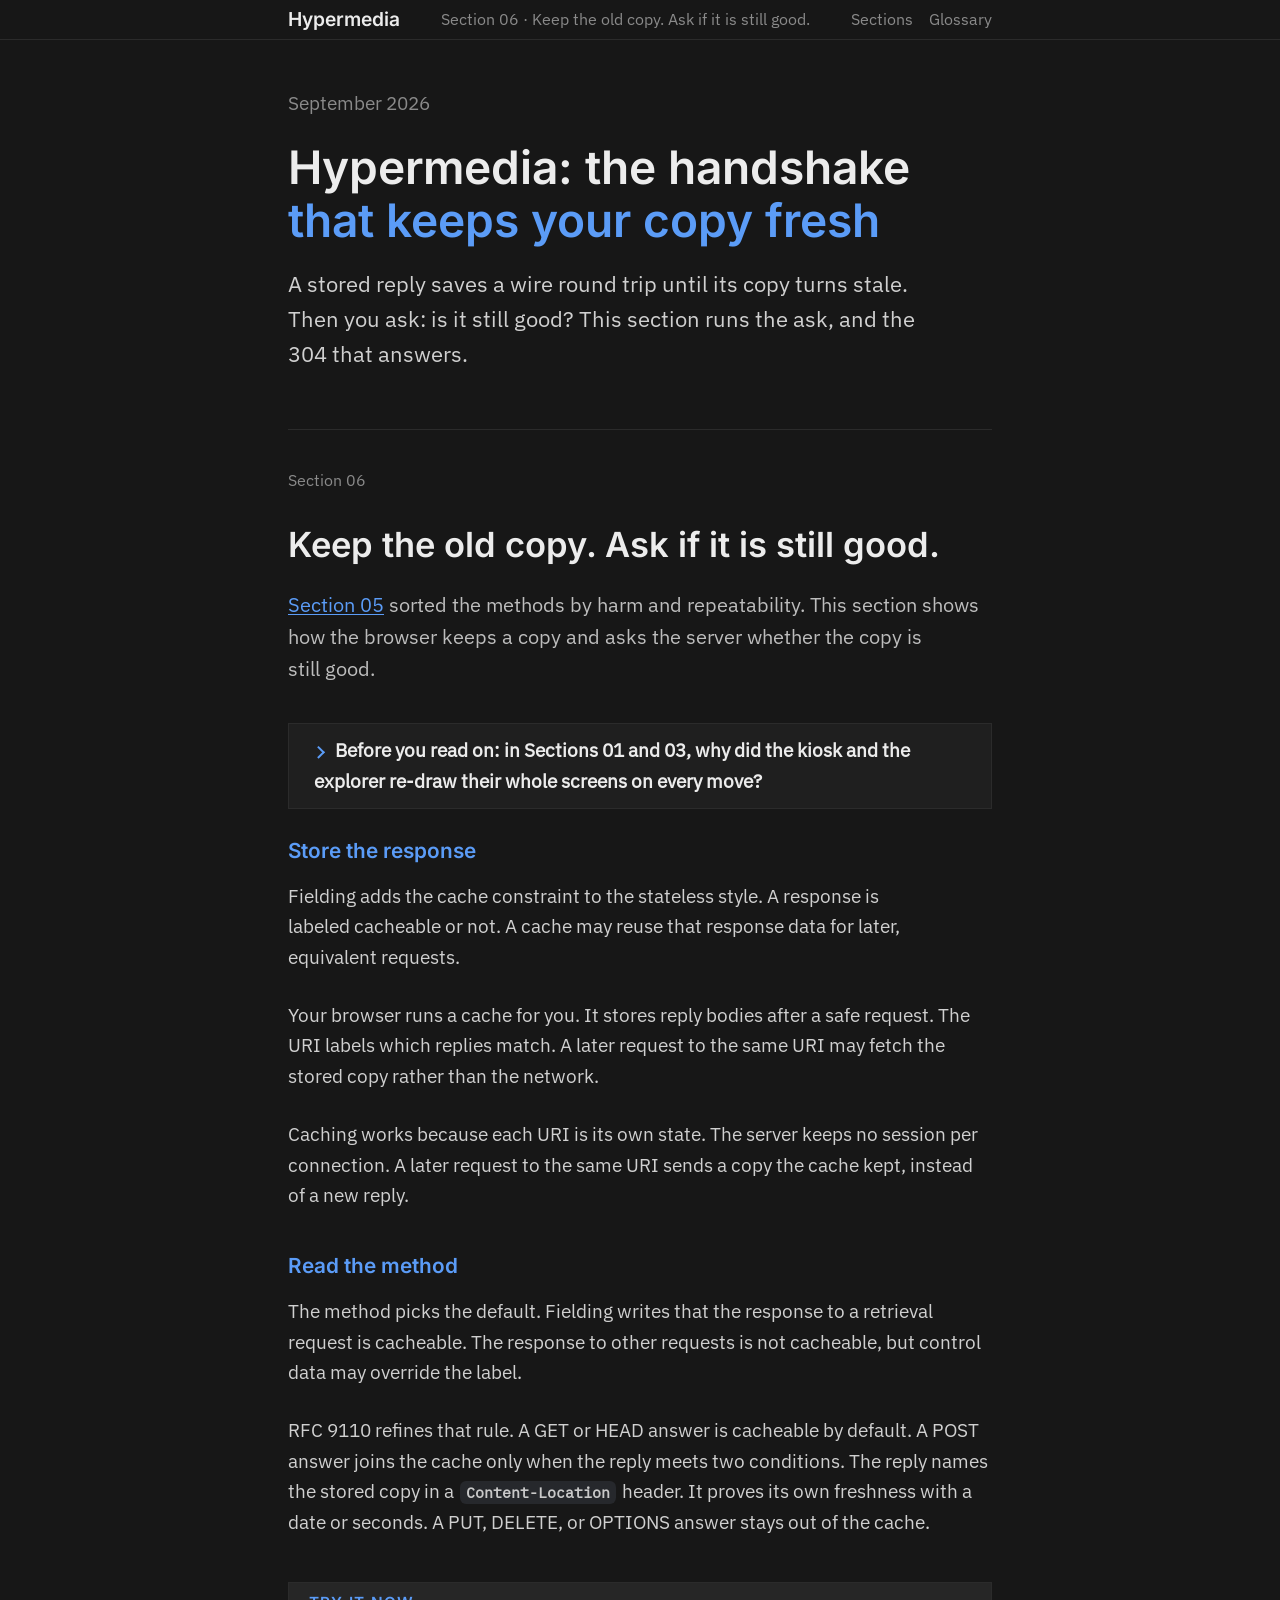
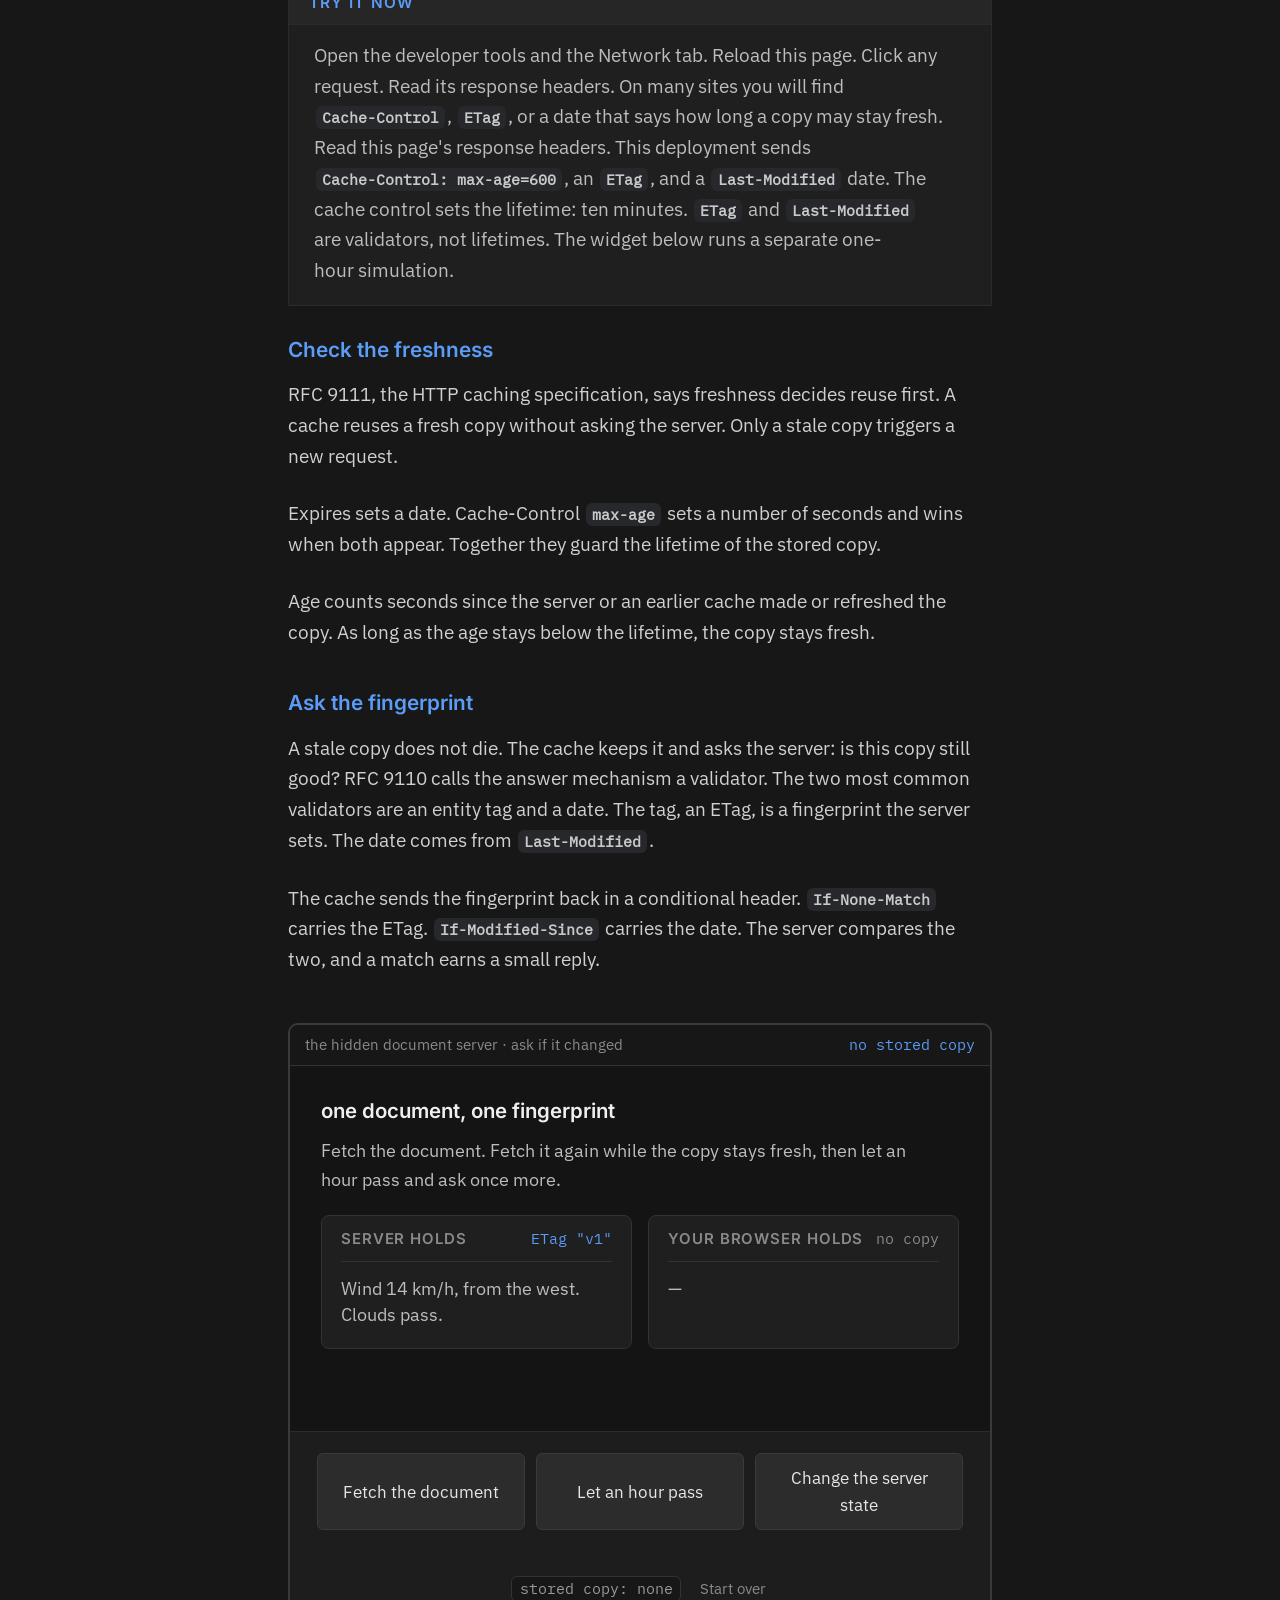
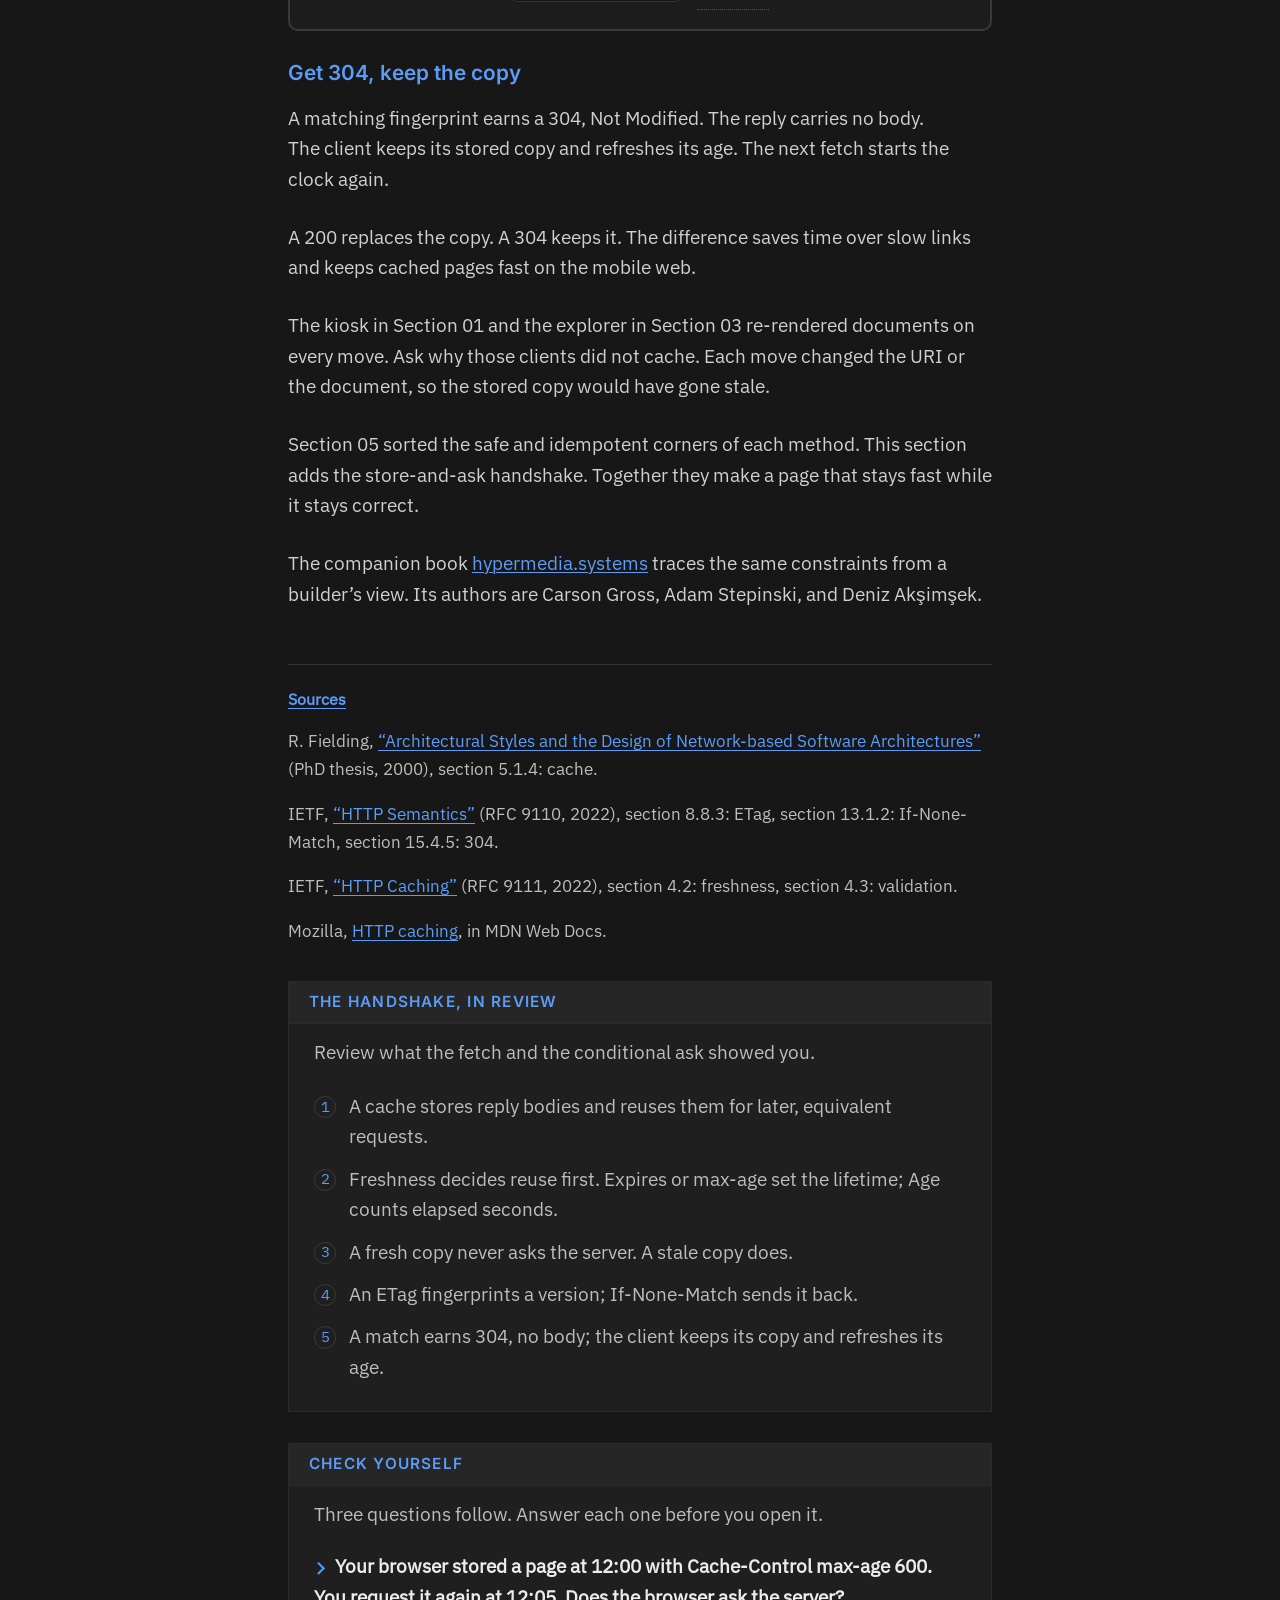
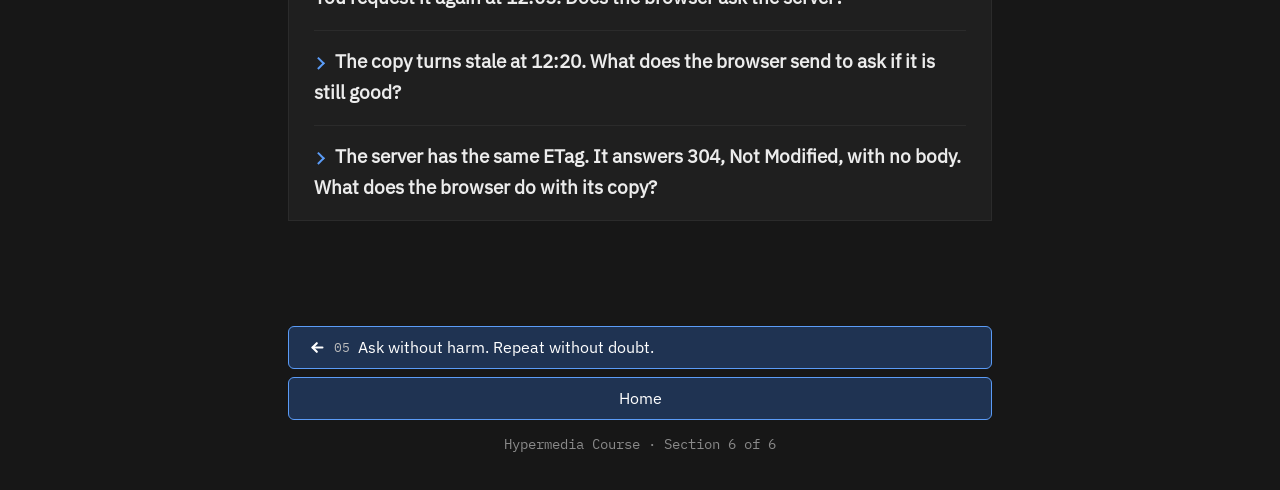
<file: lessons/0006-keep-the-old-copy-ask-if-it-is-still-good.html>
<!DOCTYPE html>
<html lang="en">
<head>
<meta charset="utf-8">
<meta name="viewport" content="width=device-width, initial-scale=1.0">
<meta name="color-scheme" content="dark">
<meta name="theme-color" content="#171717">
<meta name="description" content="Reuse a stored reply when you can. When a copy turns stale, ask the server if it is still good, and keep the 304 replies small.">
<link rel="canonical" href="https://muhammedanasmithadi.github.io/the-hypermedia-revival/lessons/0006-keep-the-old-copy-ask-if-it-is-still-good.html">
<meta property="og:site_name" content="Hypermedia">
<meta property="og:type" content="article">
<meta property="og:title" content="Keep the old copy. Ask if it is still good. · Hypermedia: the architecture we forgot">
<meta property="og:description" content="Reuse a stored reply when you can. When a copy turns stale, ask the server if it is still good, and keep the 304 replies small.">
<meta property="og:url" content="https://muhammedanasmithadi.github.io/the-hypermedia-revival/lessons/0006-keep-the-old-copy-ask-if-it-is-still-good.html">
<meta property="og:image" content="https://muhammedanasmithadi.github.io/the-hypermedia-revival/assets/social/hero-1200.jpg">
<meta property="og:image:width" content="1200">
<meta property="og:image:type" content="image/jpeg">
<meta property="og:image:height" content="630">
<meta property="og:image:alt" content="Keep the old copy. Ask if it is still good.">
<meta name="twitter:card" content="summary_large_image">
<title>Keep the old copy. Ask if it is still good. · Hypermedia: the architecture we forgot</title>
<link rel="icon" type="image/png" href="../assets/favicon-32.png">
<link rel="apple-touch-icon" href="../assets/apple-touch-icon.png">
<script>document.documentElement.classList.add('js');</script>
<link rel="stylesheet" href="../assets/styles.css">
<link rel="preload" href="../assets/fonts/plexsans-400.woff2" as="font" type="font/woff2" crossorigin>
<link rel="preload" href="../assets/fonts/plexsans-400i.woff2" as="font" type="font/woff2" crossorigin>
<link rel="preload" href="../assets/fonts/inter-600.woff2" as="font" type="font/woff2" crossorigin>
<link rel="preload" href="../assets/fonts/plexmono-400.woff2" as="font" type="font/woff2" crossorigin>
</head>
<body>

<a class="skip-link" href="#top">Skip to content</a>

<header class="topbar">
  <div class="topbar-inner">
    <a class="brand" href="../index.html" aria-label="Hypermedia: home">Hypermedia</a>
    <span class="cur-section" id="cur-section">Section 06 · Keep the old copy. Ask if it is still good.</span>
    <nav class="topnav" aria-label="Site">
      <a href="index.html">Sections</a>
      <a href="../glossary.html">Glossary</a>
    </nav>
  </div>
</header>

<main class="doc" id="top" tabindex="-1">

<div class="progress" id="progress" role="progressbar" aria-label="reading progress" aria-valuemin="0" aria-valuemax="100" aria-valuenow="0"></div>

<header class="masthead">
  <p class="post-date"><time datetime="2026-09">September 2026</time></p>
  <h1>Hypermedia: the handshake <em>that keeps your copy fresh</em></h1>
  <p class="dek">A stored reply saves a wire round trip until its copy turns stale.
  Then you ask: is it still good? This section runs the ask, and the 304 that
  answers.</p>
</header>

<div class="article">

<section id="keep-the-old-copy-ask-if-it-is-still-good" class="section">

  <div class="section-head">
    <p class="kicker">Section 06</p>
    <h2><a href="#keep-the-old-copy-ask-if-it-is-still-good" class="hanchor">Keep the old copy. Ask if it is still good.</a>
    </h2>
  </div>

  <div class="prose">
    <p class="lede"><a href="0005-ask-without-harm-repeat-without-doubt.html">Section 05</a> sorted
    the methods by harm and repeatability. This section shows how the browser keeps a copy and asks
    the server whether the copy is still good.</p>

    <details class="recall">
      <summary>Before you read on: in Sections 01 and 03, why did the kiosk and the explorer
      re-draw their whole screens on every move?</summary>
      <p>Each move changed the URI or the document, so any stored copy would have gone stale.
      Those clients did not know how to ask whether their copies still matched the server.</p>
    </details>
  </div>

  <div class="prose">
    <h3 id="store-the-response"><a href="#store-the-response" class="hanchor">Store the response</a>
    </h3>

    <p>Fielding adds the cache constraint to the stateless style. A response
    is labeled cacheable or not. A cache may reuse that response data for later,
    equivalent requests.</p>

    <p>Your browser runs a cache for you. It stores reply bodies after a safe
    request. The URI labels which replies match. A later request to the same
    URI may fetch the stored copy rather than the network.</p>

    <p>Caching works because each URI is its own state. The server keeps no
    session per connection. A later request to the same URI sends a copy the
    cache kept, instead of a new reply.</p>

    <h3 id="read-the-method"><a href="#read-the-method" class="hanchor">Read the method</a>
    </h3>

    <p>The method picks the default. Fielding writes that the response to a
    retrieval request is cacheable. The response to other requests is not
    cacheable, but control data may override the label.</p>

    <p>RFC 9110 refines that rule. A GET or HEAD answer is cacheable by default.
    A POST answer joins the cache only when the reply meets two conditions. The reply names
    the stored copy in a <code>Content-Location</code> header. It proves its own freshness
    with a date or seconds. A PUT, DELETE, or OPTIONS answer stays out of the cache.</p>

    <div class="do-now" role="note" aria-label="Try it now: read the response headers of this page">
      <p class="dn-kicker">Try it now</p>
      <p>Open the developer tools and the Network tab. Reload this page. Click
      any request. Read its response headers. On many sites you will find
      <code>Cache-Control</code>, <code>ETag</code>, or a date that says how
      long a copy may stay fresh. Read this page's response headers. This deployment
      sends <code>Cache-Control: max-age=600</code>, an <code>ETag</code>, and a
      <code>Last-Modified</code> date. The cache control sets the lifetime: ten minutes.
      <code>ETag</code> and <code>Last-Modified</code> are validators, not lifetimes.
      The widget below runs a separate one-hour simulation.</p>
    </div>
  </div>

  <div class="prose">
    <h3 id="check-the-freshness"><a href="#check-the-freshness" class="hanchor">Check the freshness</a>
    </h3>

    <p>RFC 9111, the HTTP caching specification, says freshness decides reuse
    first. A cache reuses a fresh copy without asking the server. Only a stale
    copy triggers a new request.</p>

    <p>Expires sets a date. Cache-Control <code>max-age</code> sets a number of
    seconds and wins when both appear. Together they guard the lifetime of the
    stored copy.</p>

    <p>Age counts seconds since the server or an earlier cache made or refreshed
    the copy. As long as the age stays below the lifetime, the copy stays fresh.</p>

    <h3 id="ask-the-fingerprint"><a href="#ask-the-fingerprint" class="hanchor">Ask the fingerprint</a>
    </h3>

    <p>A stale copy does not die. The cache keeps it and asks the server: is
    this copy still good? RFC 9110 calls the answer mechanism a validator. The
    two most common validators are an entity tag and a date. The tag, an ETag, is
    a fingerprint the server sets. The date comes from <code>Last-Modified</code>.</p>

    <p>The cache sends the fingerprint back in a conditional header.
    <code>If-None-Match</code> carries the ETag. <code>If-Modified-Since</code>
    carries the date. The server compares the two, and a match earns a small
    reply.</p>
  </div>

  <div class="widget-panel kiosk reveal" id="cache" role="group" aria-label="A cache handshake: fetch the document, then ask if it is still good">
    <noscript>This interactive demo needs JavaScript. The prose above carries the idea without it.</noscript>
    <div class="kiosk-head">
      <span>the hidden document server · ask if it changed</span>
      <span class="k-now" id="cache-state" aria-live="polite">no stored copy</span>
    </div>
    <div class="kiosk-screen">
      <div class="k-title">one document, one fingerprint</div>
      <div class="k-msg">Fetch the document. Fetch it again while the copy stays fresh, then let an hour pass and ask once more.</div>
      <div class="cache-pair">
        <div class="cache-box" role="group" aria-label="server side">
          <div class="cache-box-head">
            <span class="cache-lbl">server holds</span>
            <span class="cache-doc-tag" id="server-tag">ETag &quot;v1&quot;</span>
          </div>
          <p class="cache-box-body" id="server-body">Wind 14 km/h, from the west. Clouds pass.</p>
        </div>
        <div class="cache-box gone" id="cache-client-box" role="group" aria-label="your stored copy">
          <div class="cache-box-head">
            <span class="cache-lbl">your browser holds</span>
            <span class="cache-doc-tag" id="cache-client-tag">no copy</span>
          </div>
          <p class="cache-box-body" id="cache-client-body">none</p>
        </div>
      </div>
      <div class="cache-log" id="cache-log" aria-live="polite"></div>
    </div>
    <div class="kiosk-keys" id="cache-keys">
      <button class="kiosk-btn" type="button" id="cache-fetch">Fetch the document</button>
      <button class="kiosk-btn" type="button" id="cache-aging">Let an hour pass</button>
      <button class="kiosk-btn" type="button" id="cache-change">Change the server state</button>
    </div>
    <div class="kiosk-meta">
      <span class="kiosk-balance" id="cache-meta" aria-live="polite">stored copy: none</span>
      <button class="kiosk-reset" type="button" id="cache-reset">Start over</button>
    </div>
  </div>

  <div class="prose">
    <h3 id="get-304-keep-the-copy"><a href="#get-304-keep-the-copy" class="hanchor">Get 304, keep the copy</a>
    </h3>

    <p>A matching fingerprint earns a 304, Not Modified. The reply carries no
    body. The client keeps its stored copy and refreshes its age. The next fetch
    starts the clock again.</p>

    <p>A 200 replaces the copy. A 304 keeps it. The difference saves time over
    slow links and keeps cached pages fast on the mobile web.</p>

    <p>The kiosk in Section 01 and the explorer in Section 03 re-rendered
    documents on every move. Ask why those clients did not cache. Each move
    changed the URI or the document, so the stored copy would have gone stale.</p>

    <p>Section 05 sorted the safe and idempotent corners of each method. This
    section adds the store-and-ask handshake. Together they make a page that
    stays fast while it stays correct.</p>

    <p>The companion book <a href="https://hypermedia.systems" rel="noopener">hypermedia.systems</a>
    traces the same constraints from a builder&rsquo;s view. Its authors are
    Carson Gross, Adam Stepinski, and Deniz Akşimşek.</p>

    <section class="sources">
      <h3 id="sources"><a href="#sources" class="hanchor">Sources</a>
      </h3>
      <ul>
        <li>R. Fielding, <a rel="noopener" href="https://roy.gbiv.com/pubs/dissertation/rest_arch_style.htm">&ldquo;Architectural Styles and the Design of Network-based Software Architectures&rdquo;</a> (PhD thesis, 2000), section 5.1.4: cache.</li>
        <li>IETF, <a rel="noopener" href="https://www.rfc-editor.org/rfc/rfc9110.html">&ldquo;HTTP Semantics&rdquo;</a> (RFC 9110, 2022), section 8.8.3: ETag, section 13.1.2: If-None-Match, section 15.4.5: 304.</li>
        <li>IETF, <a rel="noopener" href="https://www.rfc-editor.org/rfc/rfc9111.html">&ldquo;HTTP Caching&rdquo;</a> (RFC 9111, 2022), section 4.2: freshness, section 4.3: validation.</li>
        <li>Mozilla, <a rel="noopener" href="https://developer.mozilla.org/en-US/docs/Web/HTTP/Caching">HTTP caching</a>, in MDN Web Docs.</li>
      </ul>
    </section>
  </div>

  <div class="recap" role="group" aria-label="Section recap">
    <p class="recap-title">The handshake, in review</p>
    <p class="recap-intro">Review what the fetch and the conditional ask showed you.</p>
    <ol>
      <li>A cache stores reply bodies and reuses them for later, equivalent requests.</li>
      <li>Freshness decides reuse first. Expires or max-age set the lifetime; Age counts elapsed seconds.</li>
      <li>A fresh copy never asks the server. A stale copy does.</li>
      <li>An ETag fingerprints a version; If-None-Match sends it back.</li>
      <li>A match earns 304, no body; the client keeps its copy and refreshes its age.</li>
    </ol>
  </div>

  <div class="self-check" role="group" aria-label="Check yourself before you move on">
    <p class="sc-title">Check yourself</p>
    <p>Three questions follow. Answer each one before you open it.</p>
    <details class="sc-item">
      <summary>Your browser stored a page at 12:00 with Cache-Control max-age 600. You request
      it again at 12:05. Does the browser ask the server?</summary>
      <p>No. 600 seconds is ten minutes, so the copy stays fresh until 12:10, and five
      minutes is below the lifetime.</p>
    </details>
    <details class="sc-item">
      <summary>The copy turns stale at 12:20. What does the browser send to ask if it is still
      good?</summary>
      <p>It sends If-None-Match carrying the ETag it stored, or If-Modified-Since
      carrying a date, so the server can compare.</p>
    </details>
    <details class="sc-item">
      <summary>The server has the same ETag. It answers 304, Not Modified, with no body. What does
      the browser do with its copy?</summary>
      <p>It keeps the copy as valid and refreshes its age so the next freshness
      window starts again.</p>
    </details>
  </div>

</section>

</div>

</main>

<footer class="doc-footer">
  <nav class="foot-nav" aria-label="section navigation">
    <a class="section-link foot-left" href="0005-ask-without-harm-repeat-without-doubt.html"><span class="foot-num">05</span>Ask without harm. Repeat without doubt.</a>
    <a class="section-link foot-home" href="../index.html">Home</a>
  </nav>
  <p class="closing">Hypermedia Course · Section 6 of 6</p>
</footer>

<script type="module" src="../assets/js/widget-0006.js"></script>

</body>
</html>
</file>
<file: assets/styles.css>
/* ============================================================
   Hypermedia Teach: Stylesheet loader (v5)
   Loads the site modules in cascade order.
   bg var(--bg) · text #D0D0D0 · headings #ECECEC · brand #5B9CF7
   ============================================================ */

/* ---------- Table of contents ----------
   01 tokens
   02 base
   03 chrome
   04 typography
   05 panels takeaways
   06 footer reveal + footer
   07 widget-kiosk widget 1
   08 widget-experiment widget 2
   09 widget-stepper widget 3
   10 widget-timeline widget 4 + section links
   11 widget-ledger decade sort
   12 widget-statusline verdict widget 4
13 widget-twolane explorer lanes widget 3 + 5
    14 widget-cache cache handshake widget 6
    15 panels-callouts do-now/recap/self-check/recall + sources
    16 pages home, listing, glossary
    17 print print + touch
   ============================================================ */

@import url("styles/tokens.css");
@import url("styles/base.css");
@import url("styles/chrome.css");
@import url("styles/typography.css");
@import url("styles/panels.css");
@import url("styles/footer.css");
@import url("styles/widget-kiosk.css");
@import url("styles/widget-experiment.css");
@import url("styles/widget-stepper.css");
@import url("styles/widget-timeline.css");
@import url("styles/widget-ledger.css");
@import url("styles/widget-statusline.css");
@import url("styles/widget-twolane.css");
@import url("styles/widget-cache.css");
@import url("styles/panels-callouts.css");
@import url("styles/pages.css");
@import url("styles/print.css");
</file>
